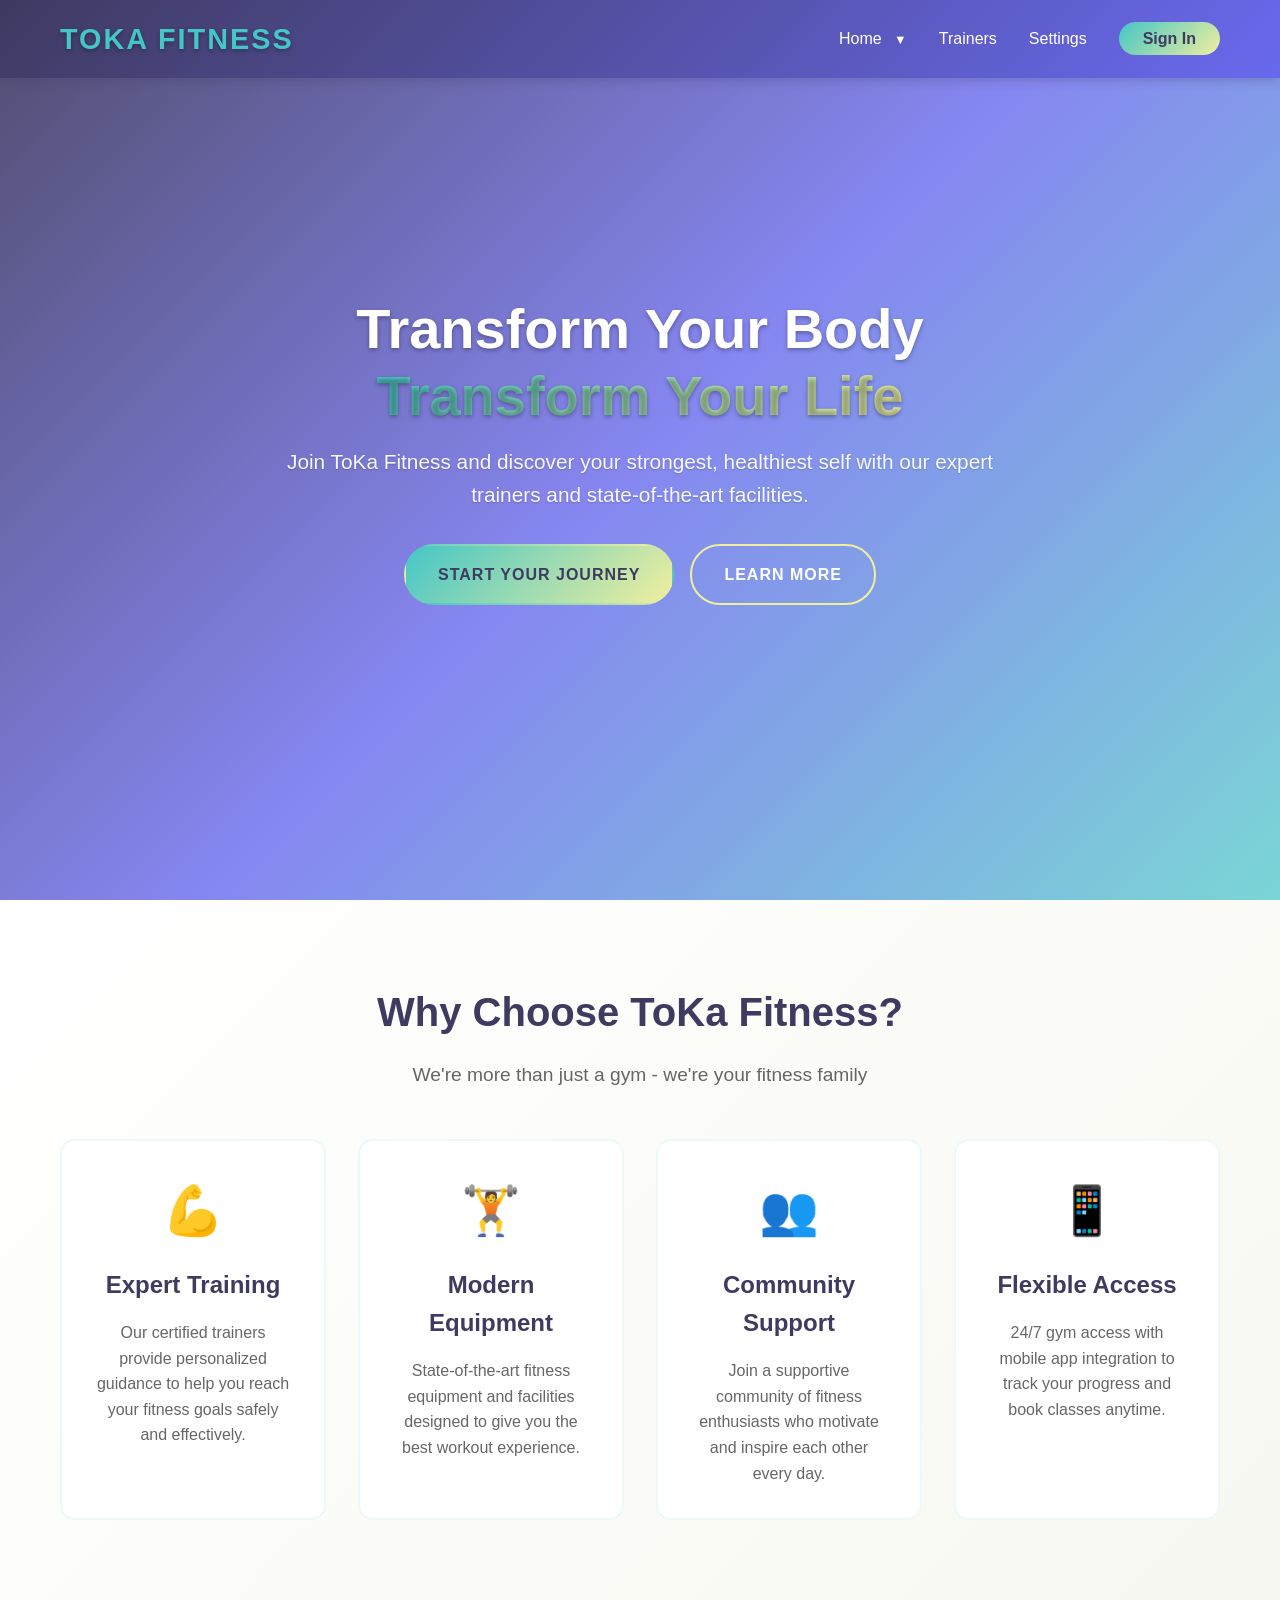
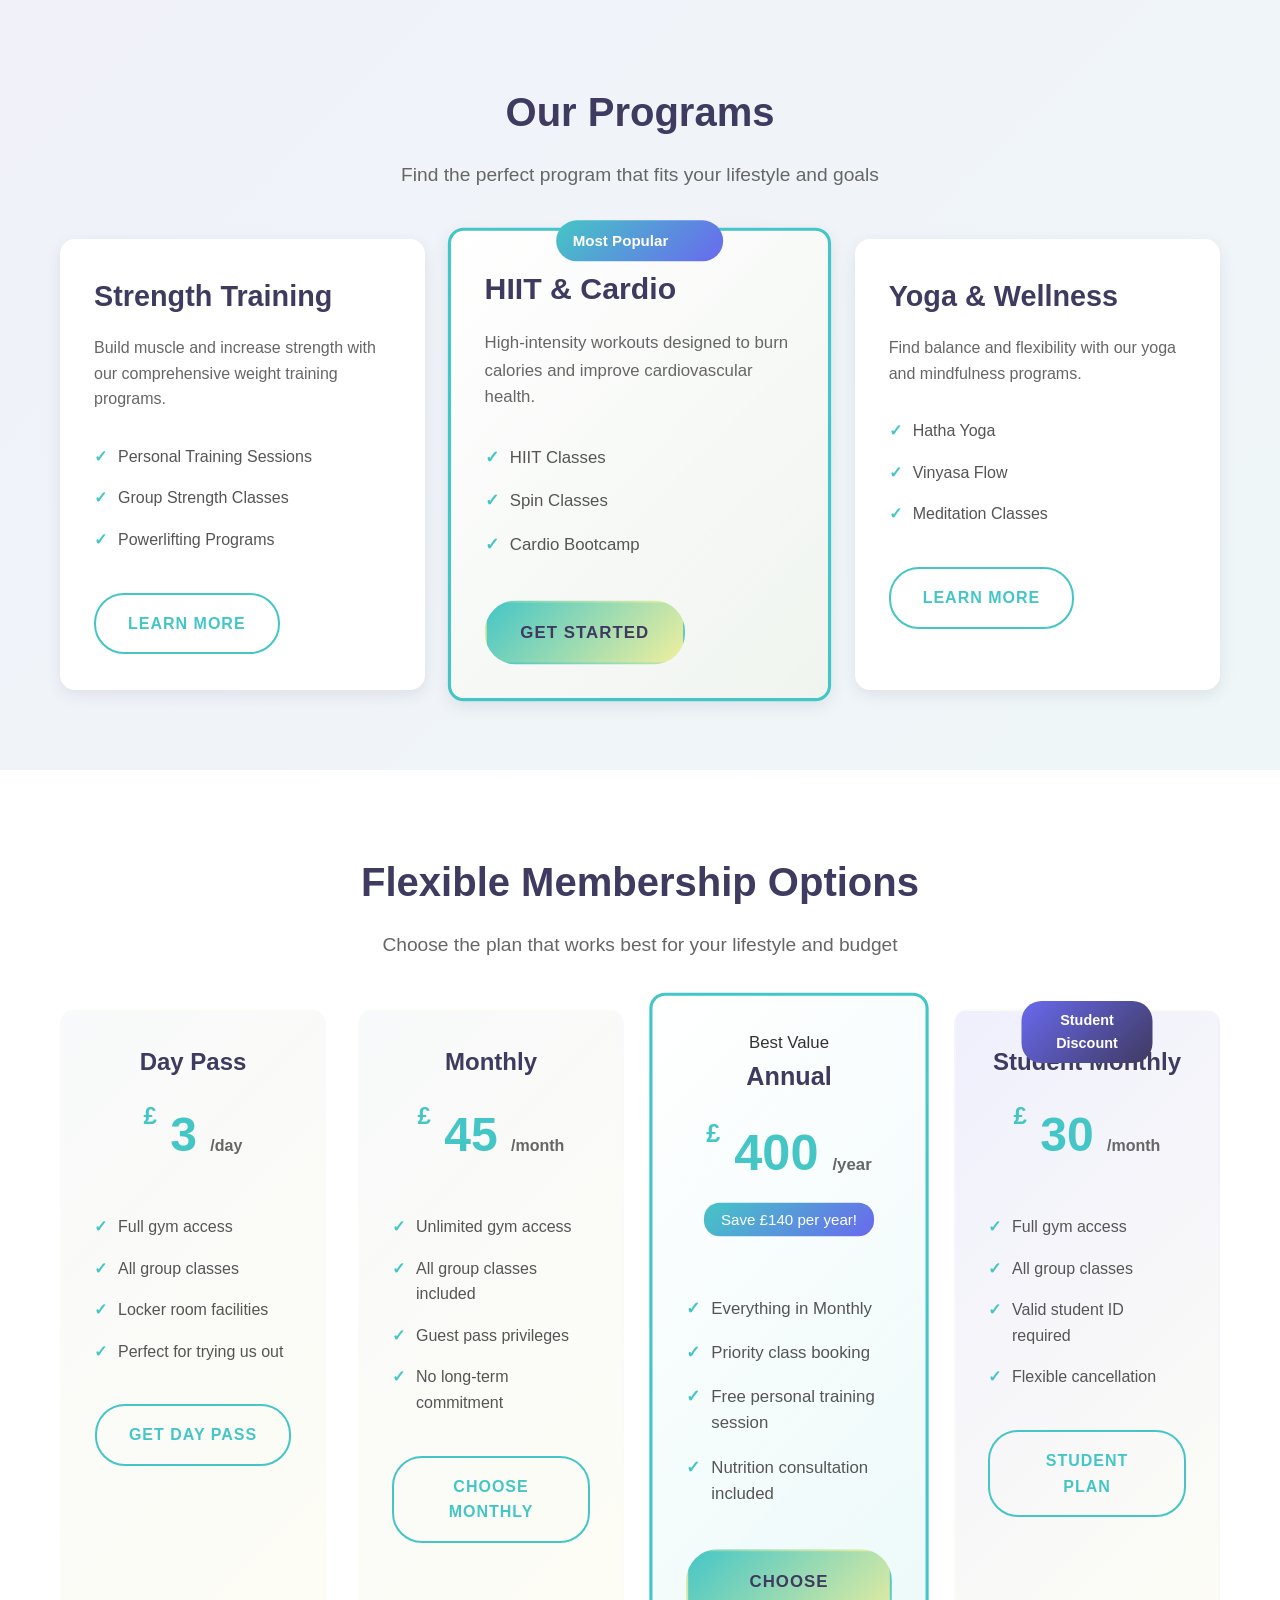
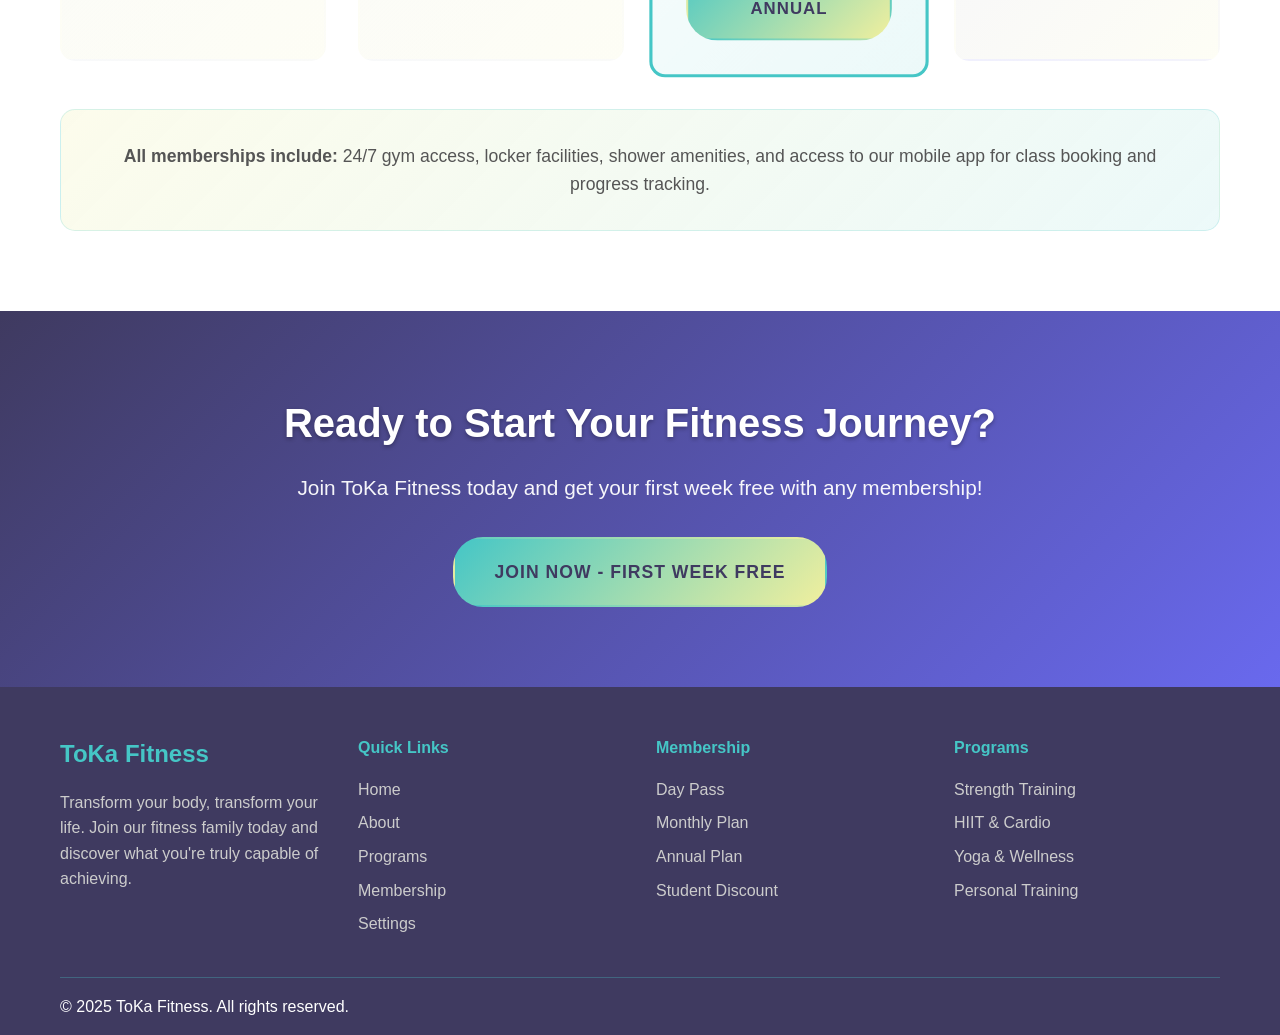
<file: ExampleRepo/index.html>
<!DOCTYPE html>
<html lang="en">
<head>
    <meta charset="UTF-8">
    <meta name="viewport" content="width=device-width, initial-scale=1.0">
    <title>ToKa Fitness - Transform Your Body, Transform Your Life</title>
    <link rel="stylesheet" href="styles/home.css">
</head>
<body>
   <nav class="navbar">
    <div class="nav-container">
        <div class="nav-logo">
            <h2>ToKa Fitness</h2>
        </div>
        <ul class="nav-menu">
            <li class="nav-item dropdown">
                <a href="index.html" class="nav-link dropdown-toggle">Home <span class="dropdown-arrow">▼</span></a>
                <ul class="dropdown-menu">
                    <li><a href="index.html#about" class="dropdown-link">About</a></li>
                    <li><a href="index.html#programs" class="dropdown-link">Programs</a></li>
                    <li><a href="index.html#membership" class="dropdown-link">Membership</a></li>
                </ul>
            </li>
            <li class="nav-item">
                <a href="pages/trainers.html" class="nav-link">Trainers</a>
            </li>
            <li class="nav-item">
                <a href="pages/settings.html" class="nav-link">Settings</a>
            </li>
            <li class="nav-item">
                <a href="pages/sign-in.html" class="nav-link sign-in-btn" id="authButton">Sign In</a>
            </li>
        </ul>
        <div class="hamburger">
            <span class="bar"></span>
            <span class="bar"></span>
            <span class="bar"></span>
        </div>
    </div>
</nav>

    <!-- Hero Section -->
    <section id="home" class="hero">
        <div class="hero-content">
            <h1 class="hero-title">Transform Your Body<br><span class="highlight">Transform Your Life</span></h1>
            <p class="hero-subtitle">Join ToKa Fitness and discover your strongest, healthiest self with our expert trainers and state-of-the-art facilities.</p>
            <div class="hero-buttons">
                <a href="#membership" class="btn btn-primary">Start Your Journey</a>
                <a href="#about" class="btn btn-secondary">Learn More</a>
            </div>
        </div>
    </section>

    <!-- About Section -->
    <section id="about" class="about">
        <div class="container">
            <div class="section-header">
                <h2>Why Choose ToKa Fitness?</h2>
                <p>We're more than just a gym - we're your fitness family</p>
            </div>
            <div class="features-grid">
                <div class="feature">
                    <div class="feature-icon">💪</div>
                    <h3>Expert Training</h3>
                    <p>Our certified trainers provide personalized guidance to help you reach your fitness goals safely and effectively.</p>
                </div>
                <div class="feature">
                    <div class="feature-icon">🏋️</div>
                    <h3>Modern Equipment</h3>
                    <p>State-of-the-art fitness equipment and facilities designed to give you the best workout experience.</p>
                </div>
                <div class="feature">
                    <div class="feature-icon">👥</div>
                    <h3>Community Support</h3>
                    <p>Join a supportive community of fitness enthusiasts who motivate and inspire each other every day.</p>
                </div>
                <div class="feature">
                    <div class="feature-icon">📱</div>
                    <h3>Flexible Access</h3>
                    <p>24/7 gym access with mobile app integration to track your progress and book classes anytime.</p>
                </div>
            </div>
        </div>
    </section>

    <!-- Programs Section -->
    <section id="programs" class="programs">
        <div class="container">
            <div class="section-header">
                <h2>Our Programs</h2>
                <p>Find the perfect program that fits your lifestyle and goals</p>
            </div>
            <div class="programs-grid">
                <div class="program-card">
                    <h3>Strength Training</h3>
                    <p>Build muscle and increase strength with our comprehensive weight training programs.</p>
                    <ul>
                        <li>Personal Training Sessions</li>
                        <li>Group Strength Classes</li>
                        <li>Powerlifting Programs</li>
                    </ul>
                    <a href="#membership" class="btn btn-outline">Learn More</a>
                </div>
                <div class="program-card featured">
                    <div class="featured-badge">Most Popular</div>
                    <h3>HIIT & Cardio</h3>
                    <p>High-intensity workouts designed to burn calories and improve cardiovascular health.</p>
                    <ul>
                        <li>HIIT Classes</li>
                        <li>Spin Classes</li>
                        <li>Cardio Bootcamp</li>
                    </ul>
                    <a href="#membership" class="btn btn-primary">Get Started</a>
                </div>
                <div class="program-card">
                    <h3>Yoga & Wellness</h3>
                    <p>Find balance and flexibility with our yoga and mindfulness programs.</p>
                    <ul>
                        <li>Hatha Yoga</li>
                        <li>Vinyasa Flow</li>
                        <li>Meditation Classes</li>
                    </ul>
                    <a href="#membership" class="btn btn-outline">Learn More</a>
                </div>
            </div>
        </div>
    </section>

    <!-- Membership Section -->
    <section id="membership" class="membership">
        <div class="container">
            <div class="section-header">
                <h2>Flexible Membership Options</h2>
                <p>Choose the plan that works best for your lifestyle and budget</p>
            </div>
            <div class="membership-grid">
                <div class="membership-card">
                    <h3>Day Pass</h3>
                    <div class="price">
                        <span class="currency">£</span>
                        <span class="amount">3</span>
                        <span class="period">/day</span>
                    </div>
                    <ul>
                        <li>Full gym access</li>
                        <li>All group classes</li>
                        <li>Locker room facilities</li>
                        <li>Perfect for trying us out</li>
                    </ul>
                    <a href="mailto:info@tokafitness.com" class="btn btn-outline">Get Day Pass</a>
                </div>
                <div class="membership-card">
                    <h3>Monthly</h3>
                    <div class="price">
                        <span class="currency">£</span>
                        <span class="amount">45</span>
                        <span class="period">/month</span>
                    </div>
                    <ul>
                        <li>Unlimited gym access</li>
                        <li>All group classes included</li>
                        <li>Guest pass privileges</li>
                        <li>No long-term commitment</li>
                    </ul>
                    <a href="mailto:info@tokafitness.com" class="btn btn-outline">Choose Monthly</a>
                </div>
                <div class="membership-card featured">
                    <div class="membership-badge">Best Value</div>
                    <h3>Annual</h3>
                    <div class="price">
                        <span class="currency">£</span>
                        <span class="amount">400</span>
                        <span class="period">/year</span>
                    </div>
                    <div class="savings">Save £140 per year!</div>
                    <ul>
                        <li>Everything in Monthly</li>
                        <li>Priority class booking</li>
                        <li>Free personal training session</li>
                        <li>Nutrition consultation included</li>
                    </ul>
                    <a href="mailto:info@tokafitness.com" class="btn btn-primary">Choose Annual</a>
                </div>
                <div class="membership-card student">
                    <div class="student-badge">Student Discount</div>
                    <h3>Student Monthly</h3>
                    <div class="price">
                        <span class="currency">£</span>
                        <span class="amount">30</span>
                        <span class="period">/month</span>
                    </div>
                    <ul>
                        <li>Full gym access</li>
                        <li>All group classes</li>
                        <li>Valid student ID required</li>
                        <li>Flexible cancellation</li>
                    </ul>
                    <a href="mailto:info@tokafitness.com" class="btn btn-outline">Student Plan</a>
                </div>
            </div>
            <div class="membership-note">
                <p><strong>All memberships include:</strong> 24/7 gym access, locker facilities, shower amenities, and access to our mobile app for class booking and progress tracking.</p>
            </div>
        </div>
    </section>

    <!-- CTA Section -->
    <section class="cta">
        <div class="container">
            <div class="cta-content">
                <h2>Ready to Start Your Fitness Journey?</h2>
                <p>Join ToKa Fitness today and get your first week free with any membership!</p>
                <a href="mailto:info@tokafitness.com" class="btn btn-primary btn-large">Join Now - First Week Free</a>
            </div>
        </div>
    </section>

    <!-- Footer -->
    <footer class="footer">
        <div class="container">
            <div class="footer-content">
                <div class="footer-section">
                    <h3>ToKa Fitness</h3>
                    <p>Transform your body, transform your life. Join our fitness family today and discover what you're truly capable of achieving.</p>
                </div>
                <div class="footer-section">
                    <h4>Quick Links</h4>
                    <ul>
                        <li><a href="#home">Home</a></li>
                        <li><a href="#about">About</a></li>
                        <li><a href="#programs">Programs</a></li>
                        <li><a href="#membership">Membership</a></li>
                        <li><a href="pages/settings.html">Settings</a></li>
                    </ul>
                </div>
                <div class="footer-section">
                    <h4>Membership</h4>
                    <ul>
                        <li><a href="#membership">Day Pass</a></li>
                        <li><a href="#membership">Monthly Plan</a></li>
                        <li><a href="#membership">Annual Plan</a></li>
                        <li><a href="#membership">Student Discount</a></li>
                    </ul>
                </div>
                <div class="footer-section">
                    <h4>Programs</h4>
                    <ul>
                        <li><a href="#programs">Strength Training</a></li>
                        <li><a href="#programs">HIIT & Cardio</a></li>
                        <li><a href="#programs">Yoga & Wellness</a></li>
                        <li><a href="mailto:info@tokafitness.com">Personal Training</a></li>
                    </ul>
                </div>
            </div>
            <div class="footer-bottom">
                <p>&copy; 2025 ToKa Fitness. All rights reserved.</p>
            </div>
        </div>
    </footer>

    <script>
        // Load saved settings when page loads
        document.addEventListener('DOMContentLoaded', function() {
            loadSavedSettings();

            // Add hamburger menu functionality
            const hamburger = document.querySelector('.hamburger');
            if (hamburger) {
                hamburger.addEventListener('click', toggleMobileMenu);
            }
        });

        // Load saved settings from localStorage
        function loadSavedSettings() {
            // Load dark mode setting
            const isDarkMode = localStorage.getItem('darkMode') === 'true';
            if (isDarkMode) {
                document.body.classList.add('dark-mode');
            }

            // Load font size setting
            const savedFontSize = localStorage.getItem('fontSize') || 'medium';
            document.body.className = document.body.className.replace(/font-(small|medium|large)/g, '');
            document.body.classList.add(`font-${savedFontSize}`);
        }

        // Mobile menu toggle
        function toggleMobileMenu() {
            const navMenu = document.querySelector('.nav-menu');
            const hamburger = document.querySelector('.hamburger');

            navMenu.classList.toggle('active');
            hamburger.classList.toggle('active');
        }
    </script>
</body>
</html>
</file>
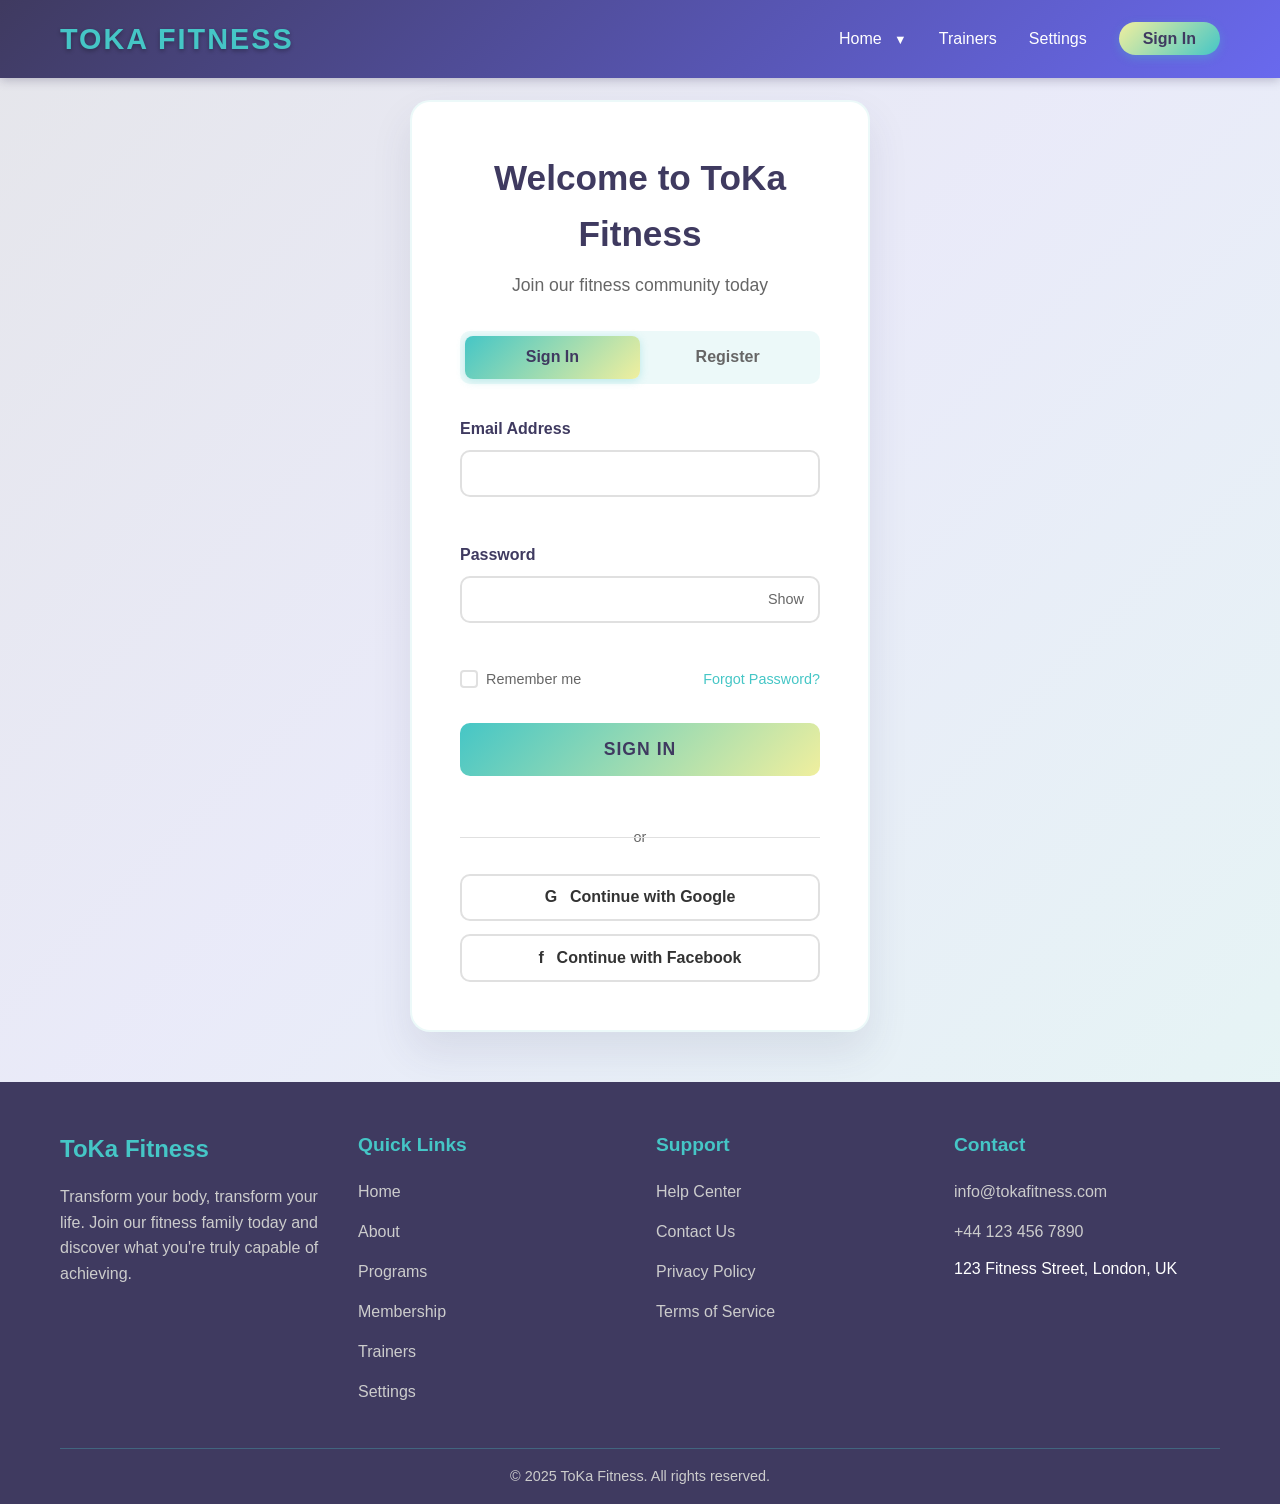
<file: ExampleRepo/pages/sign-in.html>
<!DOCTYPE html>
<html lang="en">

<head>
    <meta charset="UTF-8">
    <meta name="viewport" content="width=device-width, initial-scale=1.0">
    <title>Sign In - ToKa Fitness</title>
    <link rel="stylesheet" href="../styles/sign-in.css">
</head>
<body>
    <nav class="navbar">
        <div class="nav-container">
            <div class="nav-logo">
                <h2>ToKa Fitness</h2>
            </div>
            <ul class="nav-menu">
                <li class="nav-item dropdown">
                    <a href="../index.html" class="nav-link dropdown-toggle">Home <span class="dropdown-arrow">▼</span></a>
                    <ul class="dropdown-menu">
                        <li><a href="../index.html#about" class="dropdown-link">About</a></li>
                        <li><a href="../index.html#programs" class="dropdown-link">Programs</a></li>
                        <li><a href="../index.html#membership" class="dropdown-link">Membership</a></li>
                    </ul>
                </li>
                <li class="nav-item">
                    <a href="trainers.html" class="nav-link">Trainers</a>
                </li>
                <li class="nav-item">
                    <a href="settings.html" class="nav-link">Settings</a>
                </li>
                <li class="nav-item">
                    <a href="sign-in.html" class="nav-link sign-in-btn active">Sign In</a>
                </li>
            </ul>
            <div class="hamburger">
                <span class="bar"></span>
                <span class="bar"></span>
                <span class="bar"></span>
            </div>
        </div>
    </nav>

    <!-- Main Content -->
    <main class="auth-main">
        <div class="auth-container">
            <div class="auth-card">
                <div class="auth-header">
                    <h1>Welcome to ToKa Fitness</h1>
                    <p>Join our fitness community today</p>
                </div>

                <!-- Tab Navigation -->
                <div class="auth-tabs">
                    <button class="tab-btn active" data-tab="signin">Sign In</button>
                    <button class="tab-btn" data-tab="register">Register</button>
                </div>

                <!-- Sign In Form -->
                <div class="auth-form-container" id="signin-form">
                    <form class="auth-form" id="signinForm">
                        <div class="form-group">
                            <label for="signin-email">Email Address</label>
                            <input type="email" id="signin-email" name="email" required>
                            <span class="error-message" id="signin-email-error"></span>
                        </div>

                        <div class="form-group">
                            <label for="signin-password">Password</label>
                            <div class="password-input">
                                <input type="password" id="signin-password" name="password" required>
                                <button type="button" class="password-toggle" data-target="signin-password">
                                    <span class="toggle-text">Show</span>
                                </button>
                            </div>
                            <span class="error-message" id="signin-password-error"></span>
                        </div>

                        <div class="form-options">
                            <label class="checkbox-container">
                                <input type="checkbox" id="remember-me">
                                <span class="checkmark"></span>
                                Remember me
                            </label>
                            <a href="#" class="forgot-password">Forgot Password?</a>
                        </div>

                        <button type="submit" class="auth-btn">Sign In</button>

                        <div class="auth-divider">
                            <span>or</span>
                        </div>

                        <div class="social-auth">
                            <button type="button" class="social-btn google-btn">
                                <span class="social-icon">G</span>
                                Continue with Google
                            </button>
                            <button type="button" class="social-btn facebook-btn">
                                <span class="social-icon">f</span>
                                Continue with Facebook
                            </button>
                        </div>
                    </form>
                </div>

                <!-- Register Form -->
                <div class="auth-form-container hidden" id="register-form">
                    <form class="auth-form" id="registerForm">
                        <div class="form-row">
                            <div class="form-group">
                                <label for="register-firstname">First Name</label>
                                <input type="text" id="register-firstname" name="firstname" required>
                                <span class="error-message" id="register-firstname-error"></span>
                            </div>
                            <div class="form-group">
                                <label for="register-lastname">Last Name</label>
                                <input type="text" id="register-lastname" name="lastname" required>
                                <span class="error-message" id="register-lastname-error"></span>
                            </div>
                        </div>

                        <div class="form-group">
                            <label for="register-email">Email Address</label>
                            <input type="email" id="register-email" name="email" required>
                            <span class="error-message" id="register-email-error"></span>
                        </div>

                        <div class="form-group">
                            <label for="register-phone">Phone Number</label>
                            <input type="tel" id="register-phone" name="phone" required>
                            <span class="error-message" id="register-phone-error"></span>
                        </div>

                        <div class="form-group">
                            <label for="register-password">Password</label>
                            <div class="password-input">
                                <input type="password" id="register-password" name="password" required>
                                <button type="button" class="password-toggle" data-target="register-password">
                                    <span class="toggle-text">Show</span>
                                </button>
                            </div>
                            <div class="password-strength" id="password-strength">
                                <div class="strength-bar">
                                    <div class="strength-fill"></div>
                                </div>
                                <span class="strength-text">Password strength</span>
                            </div>
                            <span class="error-message" id="register-password-error"></span>
                        </div>

                        <div class="form-group">
                            <label for="register-confirm-password">Confirm Password</label>
                            <div class="password-input">
                                <input type="password" id="register-confirm-password" name="confirmPassword" required>
                                <button type="button" class="password-toggle" data-target="register-confirm-password">
                                    <span class="toggle-text">Show</span>
                                </button>
                            </div>
                            <span class="error-message" id="register-confirm-password-error"></span>
                        </div>

                        <div class="form-group">
                            <label for="membership-type">Preferred Membership</label>
                            <select id="membership-type" name="membershipType" required>
                                <option value="">Select a membership</option>
                                <option value="day-pass">Day Pass (£3/day)</option>
                                <option value="monthly">Monthly (£45/month)</option>
                                <option value="annual">Annual (£400/year)</option>
                                <option value="student">Student (£30/month)</option>
                            </select>
                            <span class="error-message" id="membership-type-error"></span>
                        </div>

                        <div class="form-options">
                            <label class="checkbox-container">
                                <input type="checkbox" id="terms-agreement" required>
                                <span class="checkmark"></span>
                                I agree to the <a href="#" class="terms-link">Terms & Conditions</a>
                            </label>
                            <label class="checkbox-container">
                                <input type="checkbox" id="newsletter-signup">
                                <span class="checkmark"></span>
                                Subscribe to our newsletter
                            </label>
                        </div>

                        <button type="submit" class="auth-btn">Create Account</button>

                        <div class="auth-divider">
                            <span>or</span>
                        </div>

                        <div class="social-auth">
                            <button type="button" class="social-btn google-btn">
                                <span class="social-icon">G</span>
                                Sign up with Google
                            </button>
                            <button type="button" class="social-btn facebook-btn">
                                <span class="social-icon">f</span>
                                Sign up with Facebook
                            </button>
                        </div>
                    </form>
                </div>
            </div>
        </div>
    </main>

    <!-- Success Modal -->
    <div class="modal-overlay" id="success-modal">
        <div class="modal">
            <div class="modal-header">
                <h3 id="modal-title">Welcome to ToKa Fitness!</h3>
                <button class="modal-close" id="modal-close">&times;</button>
            </div>
            <div class="modal-body">
                <div class="success-icon">✓</div>
                <p id="modal-message">You have successfully signed in. Redirecting to your dashboard...</p>
            </div>
        </div>
    </div>

    <!-- Footer -->
    <footer class="footer">
        <div class="container">
            <div class="footer-content">
                <div class="footer-section">
                    <h3>ToKa Fitness</h3>
                    <p>Transform your body, transform your life. Join our fitness family today and discover what you're truly capable of achieving.</p>
                </div>
                <div class="footer-section">
                    <h4>Quick Links</h4>
                    <ul>
                        <li><a href="../index.html">Home</a></li>
                        <li><a href="../index.html#about">About</a></li>
                        <li><a href="../index.html#programs">Programs</a></li>
                        <li><a href="../index.html#membership">Membership</a></li>
                        <li><a href="trainers.html">Trainers</a></li>
                        <li><a href="settings.html">Settings</a></li>
                    </ul>
                </div>
                <div class="footer-section">
                    <h4>Support</h4>
                    <ul>
                        <li><a href="#">Help Center</a></li>
                        <li><a href="#">Contact Us</a></li>
                        <li><a href="#">Privacy Policy</a></li>
                        <li><a href="#">Terms of Service</a></li>
                    </ul>
                </div>
                <div class="footer-section">
                    <h4>Contact</h4>
                    <ul>
                        <li><a href="mailto:info@tokafitness.com">info@tokafitness.com</a></li>
                        <li><a href="tel:+441234567890">+44 123 456 7890</a></li>
                        <li>123 Fitness Street, London, UK</li>
                    </ul>
                </div>
            </div>
            <div class="footer-bottom">
                <p>&copy; 2025 ToKa Fitness. All rights reserved.</p>
            </div>
        </div>
    </footer>

    <script src="../scripts/sign-in.js"></script>
</body>
</html>
</file>
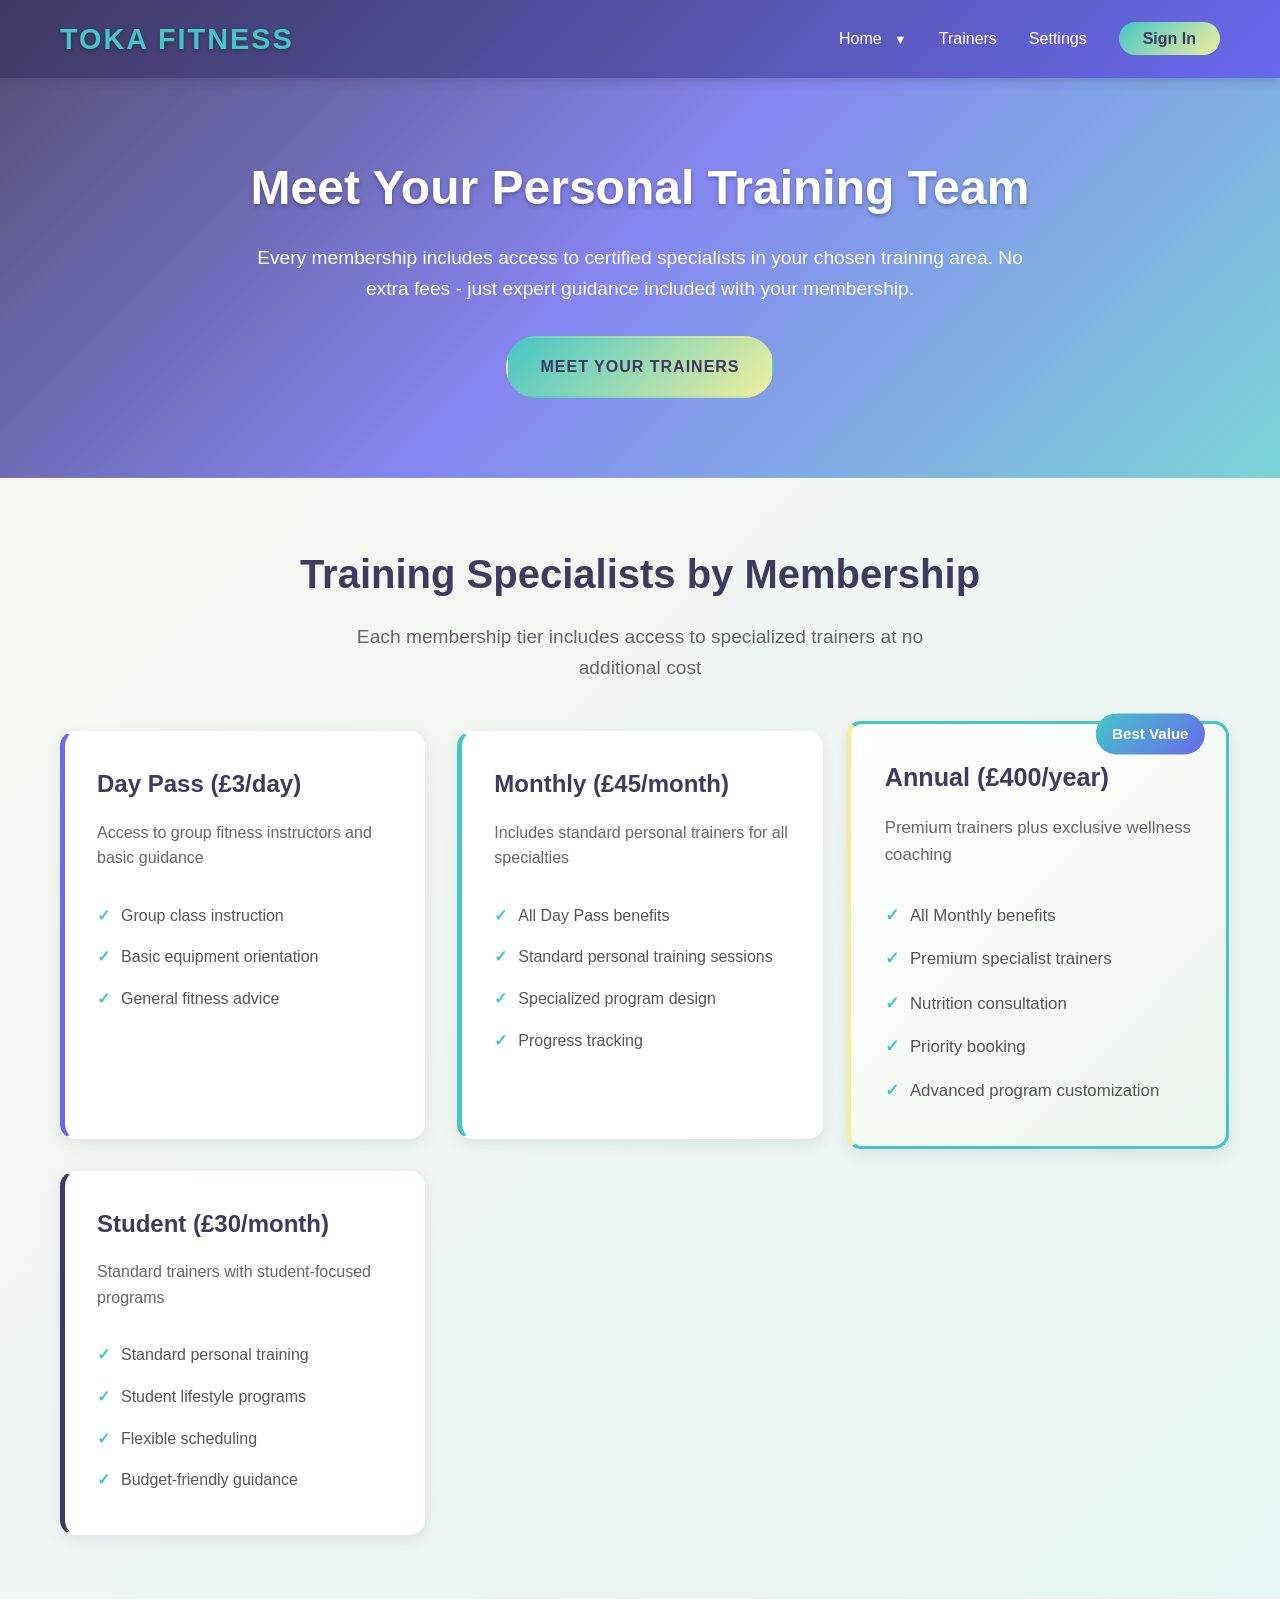
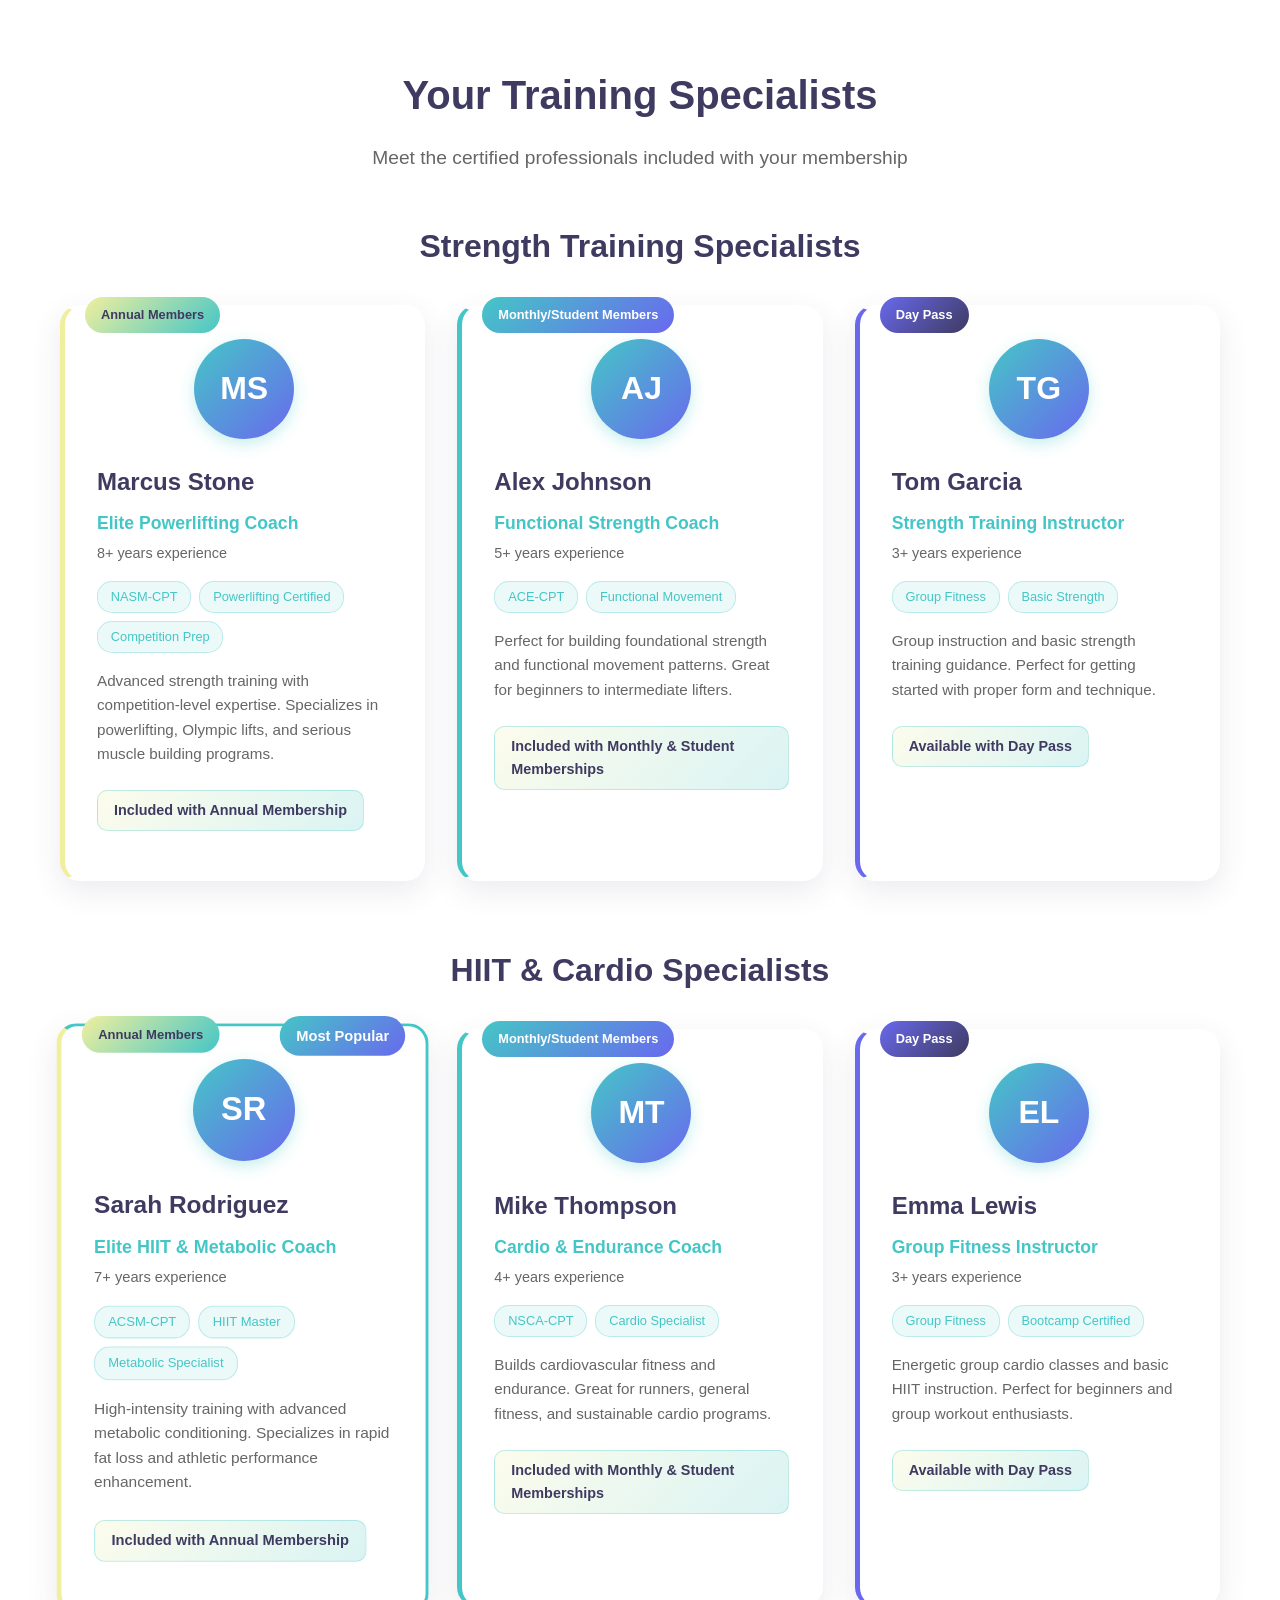
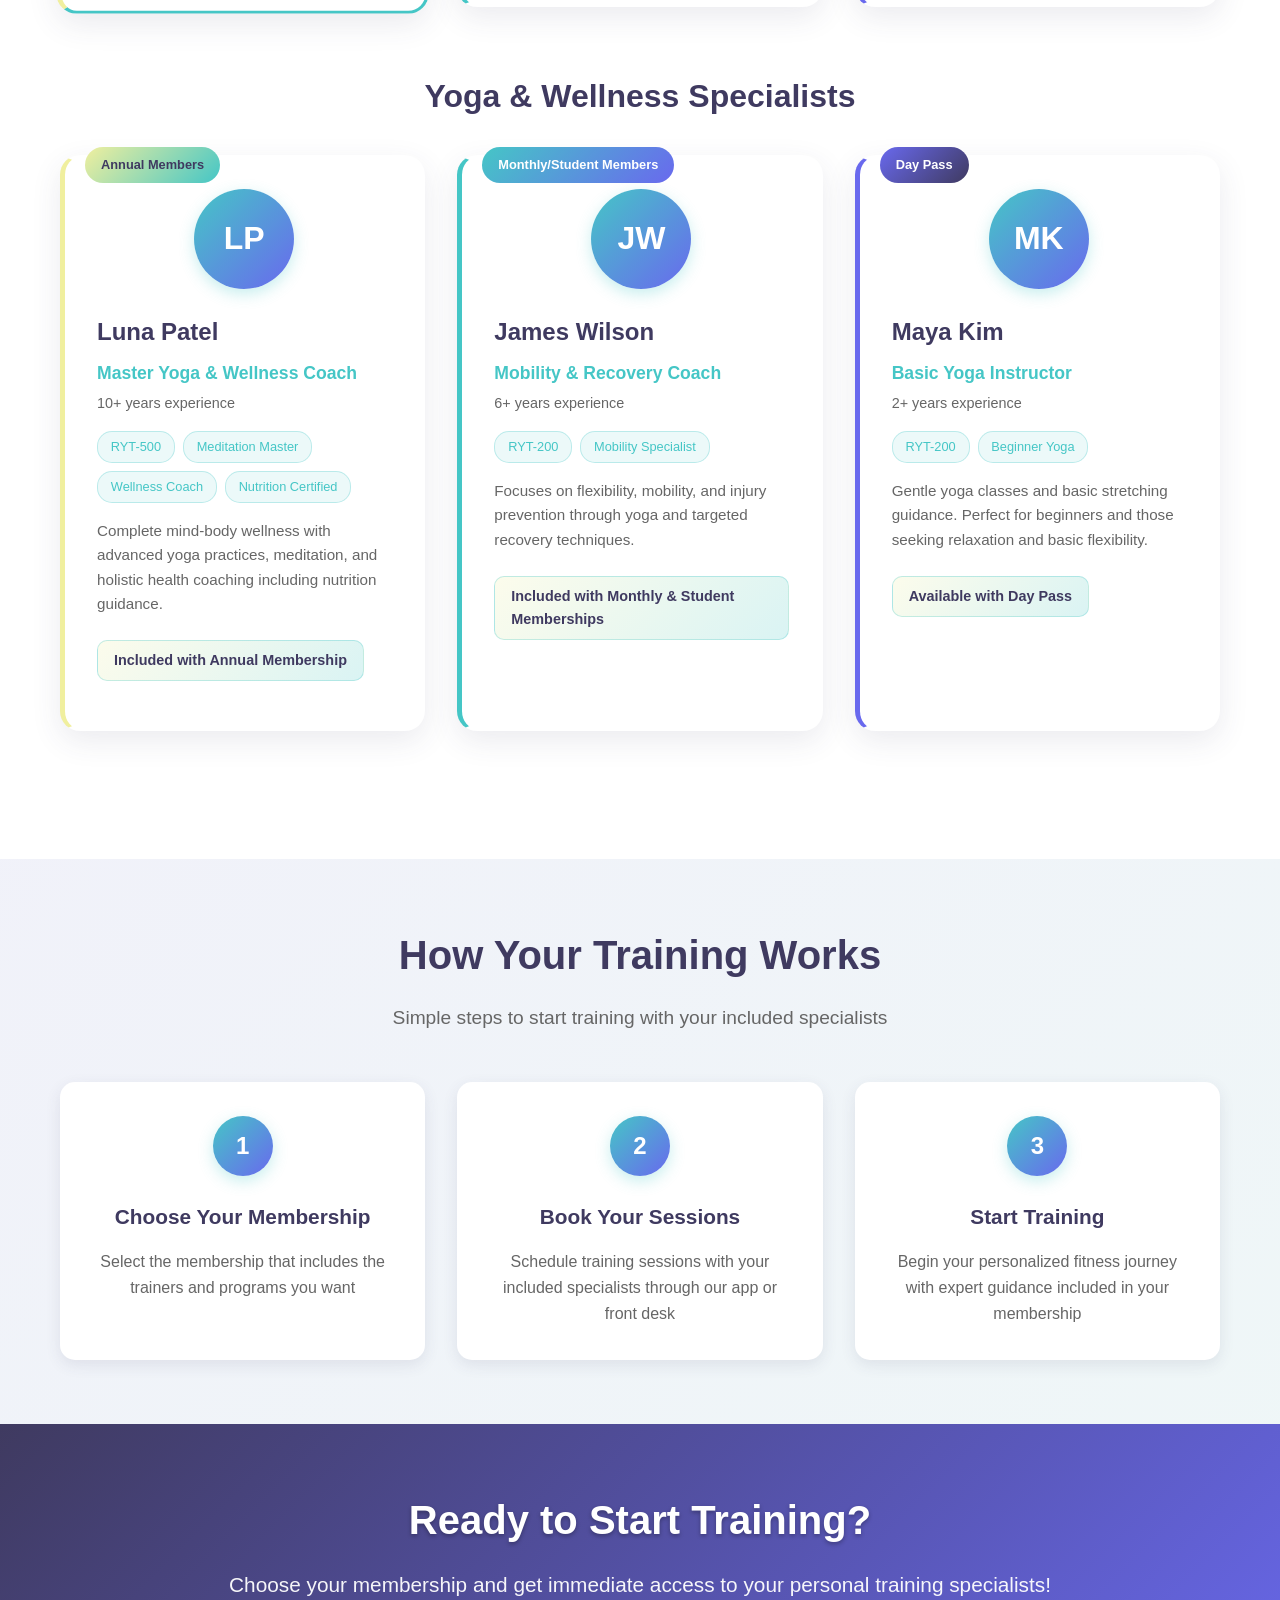
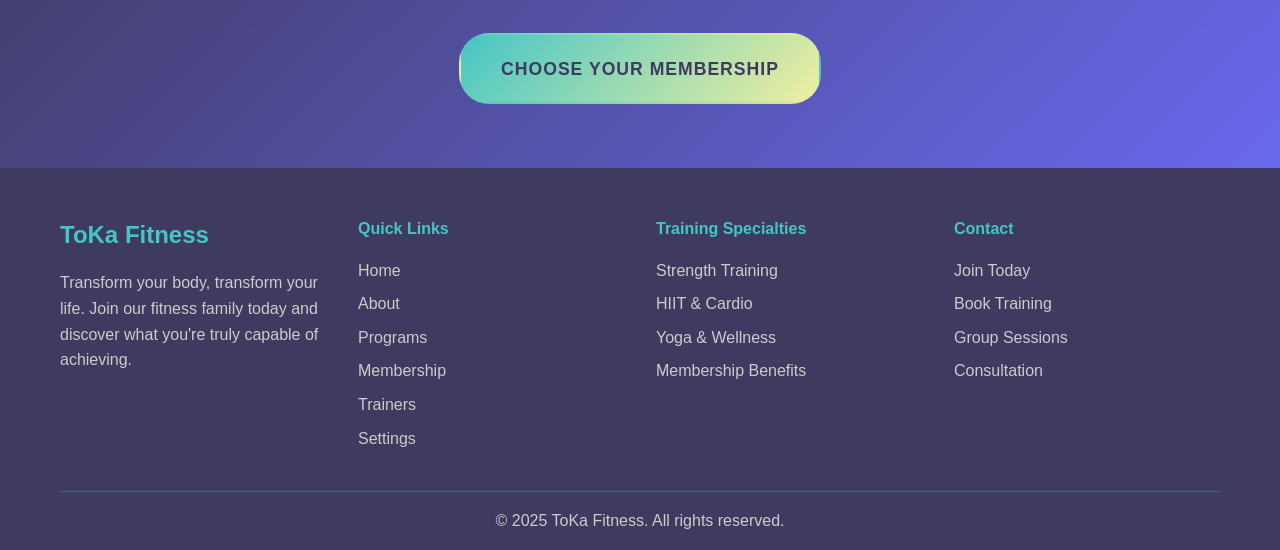
<file: ExampleRepo/pages/trainers.html>
<!DOCTYPE html>
<html lang="en">
<head>
    <meta charset="UTF-8">
    <meta name="viewport" content="width=device-width, initial-scale=1.0">
    <title>Personal Trainers - ToKa Fitness</title>
    <link rel="stylesheet" href="../styles/trainers.css">
</head>
<body>
    <nav class="navbar">
        <div class="nav-container">
            <div class="nav-logo">
                <h2>ToKa Fitness</h2>
            </div>
            <ul class="nav-menu">
                <li class="nav-item dropdown">
                    <a href="../index.html" class="nav-link dropdown-toggle">Home <span class="dropdown-arrow">▼</span></a>
                    <ul class="dropdown-menu">
                        <li><a href="../index.html#about" class="dropdown-link">About</a></li>
                        <li><a href="../index.html#programs" class="dropdown-link">Programs</a></li>
                        <li><a href="../index.html#membership" class="dropdown-link">Membership</a></li>
                    </ul>
                </li>
                <li class="nav-item">
                    <a href="trainers.html" class="nav-link active">Trainers</a>
                </li>
                <li class="nav-item">
                    <a href="settings.html" class="nav-link">Settings</a>
                </li>
                <li class="nav-item">
                    <a href="sign-in.html" class="nav-link sign-in-btn" id="authButton">Sign In</a>
                </li>
            </ul>
            <div class="hamburger">
                <span class="bar"></span>
                <span class="bar"></span>
                <span class="bar"></span>
            </div>
        </div>
    </nav>

    <!-- Hero Section -->
    <section class="trainers-hero">
        <div class="container">
            <div class="hero-content">
                <h1>Meet Your Personal Training Team</h1>
                <p>Every membership includes access to certified specialists in your chosen training area. No extra fees - just expert guidance included with your membership.</p>
                <a href="#trainers" class="btn btn-primary">Meet Your Trainers</a>
            </div>
        </div>
    </section>

    <!-- Membership Benefits Overview -->
    <section class="membership-benefits">
        <div class="container">
            <div class="section-header">
                <h2>Training Specialists by Membership</h2>
                <p>Each membership tier includes access to specialized trainers at no additional cost</p>
            </div>
            <div class="benefits-grid">
                <div class="benefit-card day-pass">
                    <h3>Day Pass (£3/day)</h3>
                    <p>Access to group fitness instructors and basic guidance</p>
                    <ul>
                        <li>Group class instruction</li>
                        <li>Basic equipment orientation</li>
                        <li>General fitness advice</li>
                    </ul>
                </div>
                <div class="benefit-card monthly">
                    <h3>Monthly (£45/month)</h3>
                    <p>Includes standard personal trainers for all specialties</p>
                    <ul>
                        <li>All Day Pass benefits</li>
                        <li>Standard personal training sessions</li>
                        <li>Specialized program design</li>
                        <li>Progress tracking</li>
                    </ul>
                </div>
                <div class="benefit-card annual featured">
                    <div class="featured-badge">Best Value</div>
                    <h3>Annual (£400/year)</h3>
                    <p>Premium trainers plus exclusive wellness coaching</p>
                    <ul>
                        <li>All Monthly benefits</li>
                        <li>Premium specialist trainers</li>
                        <li>Nutrition consultation</li>
                        <li>Priority booking</li>
                        <li>Advanced program customization</li>
                    </ul>
                </div>
                <div class="benefit-card student">
                    <h3>Student (£30/month)</h3>
                    <p>Standard trainers with student-focused programs</p>
                    <ul>
                        <li>Standard personal training</li>
                        <li>Student lifestyle programs</li>
                        <li>Flexible scheduling</li>
                        <li>Budget-friendly guidance</li>
                    </ul>
                </div>
            </div>
        </div>
    </section>

    <!-- Trainers Section -->
    <section id="trainers" class="trainers-section">
        <div class="container">
            <div class="section-header">
                <h2>Your Training Specialists</h2>
                <p>Meet the certified professionals included with your membership</p>
            </div>

            <!-- Strength Training Specialists -->
            <div class="specialty-section">
                <h3 class="specialty-title">Strength Training Specialists</h3>
                <div class="trainers-grid">
                    <div class="trainer-card annual-premium">
                        <div class="membership-badge annual">Annual Members</div>
                        <div class="trainer-image">
                            <div class="image-placeholder">MS</div>
                        </div>
                        <div class="trainer-info">
                            <h4>Marcus Stone</h4>
                            <p class="trainer-specialty">Elite Powerlifting Coach</p>
                            <p class="trainer-experience">8+ years experience</p>
                            <div class="trainer-credentials">
                                <span class="credential">NASM-CPT</span>
                                <span class="credential">Powerlifting Certified</span>
                                <span class="credential">Competition Prep</span>
                            </div>
                            <p class="trainer-description">Advanced strength training with competition-level expertise. Specializes in powerlifting, Olympic lifts, and serious muscle building programs.</p>
                            <div class="trainer-access">
                                <span class="access-info">Included with Annual Membership</span>
                            </div>
                        </div>
                    </div>

                    <div class="trainer-card monthly-standard">
                        <div class="membership-badge monthly">Monthly/Student Members</div>
                        <div class="trainer-image">
                            <div class="image-placeholder">AJ</div>
                        </div>
                        <div class="trainer-info">
                            <h4>Alex Johnson</h4>
                            <p class="trainer-specialty">Functional Strength Coach</p>
                            <p class="trainer-experience">5+ years experience</p>
                            <div class="trainer-credentials">
                                <span class="credential">ACE-CPT</span>
                                <span class="credential">Functional Movement</span>
                            </div>
                            <p class="trainer-description">Perfect for building foundational strength and functional movement patterns. Great for beginners to intermediate lifters.</p>
                            <div class="trainer-access">
                                <span class="access-info">Included with Monthly & Student Memberships</span>
                            </div>
                        </div>
                    </div>

                    <div class="trainer-card day-basic">
                        <div class="membership-badge day">Day Pass</div>
                        <div class="trainer-image">
                            <div class="image-placeholder">TG</div>
                        </div>
                        <div class="trainer-info">
                            <h4>Tom Garcia</h4>
                            <p class="trainer-specialty">Strength Training Instructor</p>
                            <p class="trainer-experience">3+ years experience</p>
                            <div class="trainer-credentials">
                                <span class="credential">Group Fitness</span>
                                <span class="credential">Basic Strength</span>
                            </div>
                            <p class="trainer-description">Group instruction and basic strength training guidance. Perfect for getting started with proper form and technique.</p>
                            <div class="trainer-access">
                                <span class="access-info">Available with Day Pass</span>
                            </div>
                        </div>
                    </div>
                </div>
            </div>

            <!-- HIIT & Cardio Specialists -->
            <div class="specialty-section">
                <h3 class="specialty-title">HIIT & Cardio Specialists</h3>
                <div class="trainers-grid">
                    <div class="trainer-card annual-premium featured">
                        <div class="featured-badge">Most Popular</div>
                        <div class="membership-badge annual">Annual Members</div>
                        <div class="trainer-image">
                            <div class="image-placeholder">SR</div>
                        </div>
                        <div class="trainer-info">
                            <h4>Sarah Rodriguez</h4>
                            <p class="trainer-specialty">Elite HIIT & Metabolic Coach</p>
                            <p class="trainer-experience">7+ years experience</p>
                            <div class="trainer-credentials">
                                <span class="credential">ACSM-CPT</span>
                                <span class="credential">HIIT Master</span>
                                <span class="credential">Metabolic Specialist</span>
                            </div>
                            <p class="trainer-description">High-intensity training with advanced metabolic conditioning. Specializes in rapid fat loss and athletic performance enhancement.</p>
                            <div class="trainer-access">
                                <span class="access-info">Included with Annual Membership</span>
                            </div>
                        </div>
                    </div>

                    <div class="trainer-card monthly-standard">
                        <div class="membership-badge monthly">Monthly/Student Members</div>
                        <div class="trainer-image">
                            <div class="image-placeholder">MT</div>
                        </div>
                        <div class="trainer-info">
                            <h4>Mike Thompson</h4>
                            <p class="trainer-specialty">Cardio & Endurance Coach</p>
                            <p class="trainer-experience">4+ years experience</p>
                            <div class="trainer-credentials">
                                <span class="credential">NSCA-CPT</span>
                                <span class="credential">Cardio Specialist</span>
                            </div>
                            <p class="trainer-description">Builds cardiovascular fitness and endurance. Great for runners, general fitness, and sustainable cardio programs.</p>
                            <div class="trainer-access">
                                <span class="access-info">Included with Monthly & Student Memberships</span>
                            </div>
                        </div>
                    </div>

                    <div class="trainer-card day-basic">
                        <div class="membership-badge day">Day Pass</div>
                        <div class="trainer-image">
                            <div class="image-placeholder">EL</div>
                        </div>
                        <div class="trainer-info">
                            <h4>Emma Lewis</h4>
                            <p class="trainer-specialty">Group Fitness Instructor</p>
                            <p class="trainer-experience">3+ years experience</p>
                            <div class="trainer-credentials">
                                <span class="credential">Group Fitness</span>
                                <span class="credential">Bootcamp Certified</span>
                            </div>
                            <p class="trainer-description">Energetic group cardio classes and basic HIIT instruction. Perfect for beginners and group workout enthusiasts.</p>
                            <div class="trainer-access">
                                <span class="access-info">Available with Day Pass</span>
                            </div>
                        </div>
                    </div>
                </div>
            </div>

            <!-- Yoga & Wellness Specialists -->
            <div class="specialty-section">
                <h3 class="specialty-title">Yoga & Wellness Specialists</h3>
                <div class="trainers-grid">
                    <div class="trainer-card annual-premium">
                        <div class="membership-badge annual">Annual Members</div>
                        <div class="trainer-image">
                            <div class="image-placeholder">LP</div>
                        </div>
                        <div class="trainer-info">
                            <h4>Luna Patel</h4>
                            <p class="trainer-specialty">Master Yoga & Wellness Coach</p>
                            <p class="trainer-experience">10+ years experience</p>
                            <div class="trainer-credentials">
                                <span class="credential">RYT-500</span>
                                <span class="credential">Meditation Master</span>
                                <span class="credential">Wellness Coach</span>
                                <span class="credential">Nutrition Certified</span>
                            </div>
                            <p class="trainer-description">Complete mind-body wellness with advanced yoga practices, meditation, and holistic health coaching including nutrition guidance.</p>
                            <div class="trainer-access">
                                <span class="access-info">Included with Annual Membership</span>
                            </div>
                        </div>
                    </div>

                    <div class="trainer-card monthly-standard">
                        <div class="membership-badge monthly">Monthly/Student Members</div>
                        <div class="trainer-image">
                            <div class="image-placeholder">JW</div>
                        </div>
                        <div class="trainer-info">
                            <h4>James Wilson</h4>
                            <p class="trainer-specialty">Mobility & Recovery Coach</p>
                            <p class="trainer-experience">6+ years experience</p>
                            <div class="trainer-credentials">
                                <span class="credential">RYT-200</span>
                                <span class="credential">Mobility Specialist</span>
                            </div>
                            <p class="trainer-description">Focuses on flexibility, mobility, and injury prevention through yoga and targeted recovery techniques.</p>
                            <div class="trainer-access">
                                <span class="access-info">Included with Monthly & Student Memberships</span>
                            </div>
                        </div>
                    </div>

                    <div class="trainer-card day-basic">
                        <div class="membership-badge day">Day Pass</div>
                        <div class="trainer-image">
                            <div class="image-placeholder">MK</div>
                        </div>
                        <div class="trainer-info">
                            <h4>Maya Kim</h4>
                            <p class="trainer-specialty">Basic Yoga Instructor</p>
                            <p class="trainer-experience">2+ years experience</p>
                            <div class="trainer-credentials">
                                <span class="credential">RYT-200</span>
                                <span class="credential">Beginner Yoga</span>
                            </div>
                            <p class="trainer-description">Gentle yoga classes and basic stretching guidance. Perfect for beginners and those seeking relaxation and basic flexibility.</p>
                            <div class="trainer-access">
                                <span class="access-info">Available with Day Pass</span>
                            </div>
                        </div>
                    </div>
                </div>
            </div>
        </div>
    </section>

    <!-- How It Works -->
    <section class="how-it-works">
        <div class="container">
            <div class="section-header">
                <h2>How Your Training Works</h2>
                <p>Simple steps to start training with your included specialists</p>
            </div>
            <div class="steps-grid">
                <div class="step-card">
                    <div class="step-number">1</div>
                    <h3>Choose Your Membership</h3>
                    <p>Select the membership that includes the trainers and programs you want</p>
                </div>
                <div class="step-card">
                    <div class="step-number">2</div>
                    <h3>Book Your Sessions</h3>
                    <p>Schedule training sessions with your included specialists through our app or front desk</p>
                </div>
                <div class="step-card">
                    <div class="step-number">3</div>
                    <h3>Start Training</h3>
                    <p>Begin your personalized fitness journey with expert guidance included in your membership</p>
                </div>
            </div>
        </div>
    </section>

    <!-- CTA Section -->
    <section class="cta">
        <div class="container">
            <div class="cta-content">
                <h2>Ready to Start Training?</h2>
                <p>Choose your membership and get immediate access to your personal training specialists!</p>
                <a href="../index.html#membership" class="btn btn-primary btn-large">Choose Your Membership</a>
            </div>
        </div>
    </section>

    <!-- Footer -->
    <footer class="footer">
        <div class="container">
            <div class="footer-content">
                <div class="footer-section">
                    <h3>ToKa Fitness</h3>
                    <p>Transform your body, transform your life. Join our fitness family today and discover what you're truly capable of achieving.</p>
                </div>
                <div class="footer-section">
                    <h4>Quick Links</h4>
                    <ul>
                        <li><a href="../index.html">Home</a></li>
                        <li><a href="../index.html#about">About</a></li>
                        <li><a href="../index.html#programs">Programs</a></li>
                        <li><a href="../index.html#membership">Membership</a></li>
                        <li><a href="trainers.html">Trainers</a></li>
                        <li><a href="settings.html">Settings</a></li>
                    </ul>
                </div>
                <div class="footer-section">
                    <h4>Training Specialties</h4>
                    <ul>
                        <li><a href="#trainers">Strength Training</a></li>
                        <li><a href="#trainers">HIIT & Cardio</a></li>
                        <li><a href="#trainers">Yoga & Wellness</a></li>
                        <li><a href="../index.html#membership">Membership Benefits</a></li>
                    </ul>
                </div>
                <div class="footer-section">
                    <h4>Contact</h4>
                    <ul>
                        <li><a href="mailto:info@tokafitness.com">Join Today</a></li>
                        <li><a href="mailto:info@tokafitness.com">Book Training</a></li>
                        <li><a href="mailto:info@tokafitness.com">Group Sessions</a></li>
                        <li><a href="mailto:info@tokafitness.com">Consultation</a></li>
                    </ul>
                </div>
            </div>
            <div class="footer-bottom">
                <p>&copy; 2025 ToKa Fitness. All rights reserved.</p>
            </div>
        </div>
    </footer>

    <script>
        // Load saved settings when page loads
        document.addEventListener('DOMContentLoaded', function() {
            loadSavedSettings();

            // Add hamburger menu functionality
            const hamburger = document.querySelector('.hamburger');
            if (hamburger) {
                hamburger.addEventListener('click', toggleMobileMenu);
            }
        });

        // Load saved settings from localStorage
        function loadSavedSettings() {
            // Load dark mode setting
            const isDarkMode = localStorage.getItem('darkMode') === 'true';
            if (isDarkMode) {
                document.body.classList.add('dark-mode');
            }

            // Load font size setting
            const savedFontSize = localStorage.getItem('fontSize') || 'medium';
            document.body.className = document.body.className.replace(/font-(small|medium|large)/g, '');
            document.body.classList.add(`font-${savedFontSize}`);
        }

        // Mobile menu toggle
        function toggleMobileMenu() {
            const navMenu = document.querySelector('.nav-menu');
            const hamburger = document.querySelector('.hamburger');

            navMenu.classList.toggle('active');
            hamburger.classList.toggle('active');
        }
    </script>
</body>
</html>
</file>
<file: ExampleRepo/styles/home.css>
/* Enhanced styles.css with dark mode and font size support */

/* Reset and Base Styles */
* {
    margin: 0;
    padding: 0;
    box-sizing: border-box;
}

body {
    font-family: 'Segoe UI', Tahoma, Geneva, Verdana, sans-serif;
    line-height: 1.6;
    color: #333;
    background-color: #f8f9fa;
    transition: all 0.3s ease;
}

.container {
    max-width: 1200px;
    margin: 0 auto;
    padding: 0 20px;
}

/* Font Size Classes */
body.font-small {
    font-size: 14px;
}

body.font-medium {
    font-size: 16px;
}

body.font-large {
    font-size: 18px;
}

/* Dark Mode Base Styles */
body.dark-mode {
    background-color: #1a1a1a;
    color: #fff;
}

body.dark-mode .container {
    background-color: transparent;
}

/* Navigation Styles */
.navbar {
    background: linear-gradient(135deg, #3F3A60 0%, #6969EE 100%);
    padding: 1rem 0;
    position: fixed;
    top: 0;
    width: 100%;
    z-index: 1000;
    box-shadow: 0 2px 10px rgba(63, 58, 96, 0.3);
}

.nav-container {
    max-width: 1200px;
    margin: 0 auto;
    padding: 0 20px;
    display: flex;
    justify-content: space-between;
    align-items: center;
}

.nav-logo h2 {
    color: #45C6C6;
    font-size: 1.8rem;
    font-weight: bold;
    text-transform: uppercase;
    letter-spacing: 2px;
    text-shadow: 0 2px 4px rgba(0, 0, 0, 0.3);
}

.nav-menu {
    display: flex;
    list-style: none;
    align-items: center;
    gap: 2rem;
}

.nav-link {
    color: #fff;
    text-decoration: none;
    font-weight: 500;
    transition: color 0.3s ease;
    position: relative;
}

.nav-link:hover {
    color: #45C6C6;
}

.sign-in-btn {
    background: linear-gradient(135deg, #45C6C6 0%, #F0EF9E 100%);
    color: #3F3A60;
    padding: 0.5rem 1.5rem;
    border-radius: 25px;
    transition: transform 0.3s ease, box-shadow 0.3s ease;
    font-weight: 600;
}

.sign-in-btn:hover {
    transform: translateY(-2px);
    box-shadow: 0 5px 15px rgba(69, 198, 198, 0.4);
    color: #3F3A60;
}

/* Dropdown Styles */
.dropdown {
    position: relative;
}

.dropdown-menu {
    position: absolute;
    top: 100%;
    left: 0;
    background: #3F3A60;
    min-width: 200px;
    border-radius: 8px;
    box-shadow: 0 5px 15px rgba(0, 0, 0, 0.2);
    opacity: 0;
    visibility: hidden;
    transform: translateY(-10px);
    transition: all 0.3s ease;
    list-style: none;
    padding: 0.5rem 0;
}

.dropdown:hover .dropdown-menu {
    opacity: 1;
    visibility: visible;
    transform: translateY(0);
}

.dropdown-link {
    display: block;
    padding: 0.5rem 1rem;
    color: #fff;
    text-decoration: none;
    transition: background-color 0.3s ease;
}

.dropdown-link:hover {
    background-color: #45C6C6;
    color: #3F3A60;
}

.dropdown-arrow {
    font-size: 0.8rem;
    margin-left: 0.5rem;
}

/* Hamburger Menu */
.hamburger {
    display: none;
    flex-direction: column;
    cursor: pointer;
}

.bar {
    width: 25px;
    height: 3px;
    background-color: #fff;
    margin: 3px 0;
    transition: 0.3s;
}

/* Hamburger Menu */
.hamburger {
    display: none;
    flex-direction: column;
    cursor: pointer;
}

.bar {
    width: 25px;
    height: 3px;
    background-color: #fff;
    margin: 3px 0;
    transition: 0.3s;
}

.hamburger.active .bar:nth-child(2) {
    opacity: 0;
}

.hamburger.active .bar:nth-child(1) {
    transform: translateY(8px) rotate(45deg);
}

.hamburger.active .bar:nth-child(3) {
    transform: translateY(-8px) rotate(-45deg);
}

/* Hero Section */
.hero {
    background: linear-gradient(135deg, rgba(63, 58, 96, 0.9) 0%, rgba(105, 105, 238, 0.8) 50%, rgba(69, 198, 198, 0.7) 100%), 
                url('data:image/svg+xml,<svg xmlns="w3.org/2000/svg" viewBox="0 0 1200 600"><rect fill="%233F3A60" width="1200" height="600"/><circle fill="%2345C6C6" cx="200" cy="150" r="50" opacity="0.2"/><circle fill="%23F0EF9E" cx="800" cy="400" r="80" opacity="0.15"/><circle fill="%236969EE" cx="1000" cy="200" r="60" opacity="0.2"/></svg>');
    background-size: cover;
    background-position: center;
    height: 100vh;
    display: flex;
    align-items: center;
    justify-content: center;
    text-align: center;
    color: #fff;
    position: relative;
    transition: all 0.3s ease;
}

body.dark-mode .hero {
    background: linear-gradient(135deg, rgba(26, 26, 26, 0.95) 0%, rgba(63, 58, 96, 0.9) 50%, rgba(42, 38, 64, 0.9) 100%), 
                url('data:image/svg+xml,<svg xmlns="w3.org/2000/svg" viewBox="0 0 1200 600"><rect fill="%231a1a1a" width="1200" height="600"/><circle fill="%2345C6C6" cx="200" cy="150" r="50" opacity="0.3"/><circle fill="%23F0EF9E" cx="800" cy="400" r="80" opacity="0.2"/><circle fill="%236969EE" cx="1000" cy="200" r="60" opacity="0.3"/></svg>');
}

.hero-content {
    max-width: 800px;
    padding: 0 20px;
}

.hero-title {
    font-size: 3.5rem;
    font-weight: bold;
    margin-bottom: 1rem;
    line-height: 1.2;
    text-shadow: 0 2px 4px rgba(0, 0, 0, 0.3);
    transition: font-size 0.3s ease;
}

body.font-small .hero-title {
    font-size: 3rem;
}

body.font-large .hero-title {
    font-size: 4rem;
}

.highlight {
    color: #F0EF9E;
    background: linear-gradient(135deg, #45C6C6 0%, #F0EF9E 100%);
    -webkit-background-clip: text;
    -webkit-text-fill-color: transparent;
    background-clip: text;
}

.hero-subtitle {
    font-size: 1.3rem;
    margin-bottom: 2rem;
    opacity: 0.95;
    line-height: 1.6;
    text-shadow: 0 1px 2px rgba(0, 0, 0, 0.2);
}

.hero-buttons {
    display: flex;
    gap: 1rem;
    justify-content: center;
    flex-wrap: wrap;
}

/* Button Styles */
.btn {
    display: inline-block;
    padding: 1rem 2rem;
    text-decoration: none;
    border-radius: 30px;
    font-weight: 600;
    text-transform: uppercase;
    letter-spacing: 1px;
    transition: all 0.3s ease;
    border: 2px solid transparent;
    cursor: pointer;
}

.btn-primary {
    background: linear-gradient(135deg, #45C6C6 0%, #F0EF9E 100%);
    color: #3F3A60;
    font-weight: 700;
}

.btn-primary:hover {
    transform: translateY(-3px);
    box-shadow: 0 10px 25px rgba(69, 198, 198, 0.4);
    color: #3F3A60;
}

.btn-secondary {
    background: transparent;
    color: #fff;
    border: 2px solid #F0EF9E;
}

.btn-secondary:hover {
    background: #F0EF9E;
    color: #3F3A60;
    transform: translateY(-3px);
}

.btn-outline {
    background: transparent;
    color: #45C6C6;
    border: 2px solid #45C6C6;
}

.btn-outline:hover {
    background: #45C6C6;
    color: #fff;
    transform: translateY(-3px);
}

body.dark-mode .btn-outline {
    color: #F0EF9E;
    border-color: #F0EF9E;
}

body.dark-mode .btn-outline:hover {
    background: #F0EF9E;
    color: #3F3A60;
}

.btn-large {
    padding: 1.2rem 2.5rem;
    font-size: 1.1rem;
}

/* Section Styles */
section {
    padding: 5rem 0;
    transition: all 0.3s ease;
}

.section-header {
    text-align: center;
    margin-bottom: 3rem;
}

.section-header h2 {
    font-size: 2.5rem;
    margin-bottom: 1rem;
    color: #3F3A60;
    transition: all 0.3s ease;
}

body.font-small .section-header h2 {
    font-size: 2rem;
}

body.font-large .section-header h2 {
    font-size: 3rem;
}

body.dark-mode .section-header h2 {
    color: #F0EF9E;
}

.section-header p {
    font-size: 1.2rem;
    color: #666;
    max-width: 600px;
    margin: 0 auto;
}

body.dark-mode .section-header p {
    color: #ccc;
}

/* About Section */
.about {
    background: linear-gradient(135deg, #fff 0%, rgba(240, 239, 158, 0.1) 100%);
    transition: all 0.3s ease;
}

body.dark-mode .about {
    background: linear-gradient(135deg, #2a2a2a 0%, rgba(63, 58, 96, 0.2) 100%);
}

.features-grid {
    display: grid;
    grid-template-columns: repeat(auto-fit, minmax(250px, 1fr));
    gap: 2rem;
    margin-top: 3rem;
}

.feature {
    text-align: center;
    padding: 2rem;
    border-radius: 15px;
    background: #fff;
    border: 2px solid rgba(69, 198, 198, 0.1);
    transition: transform 0.3s ease, box-shadow 0.3s ease, border-color 0.3s ease, background-color 0.3s ease;
}

body.dark-mode .feature {
    background: #3a3a3a;
    border-color: rgba(69, 198, 198, 0.3);
}

.feature:hover {
    transform: translateY(-10px);
    box-shadow: 0 15px 30px rgba(69, 198, 198, 0.2);
    border-color: #45C6C6;
}

body.dark-mode .feature:hover {
    background: #404040;
    box-shadow: 0 15px 30px rgba(0, 0, 0, 0.3);
}

.feature-icon {
    font-size: 3rem;
    margin-bottom: 1rem;
}

.feature h3 {
    font-size: 1.5rem;
    margin-bottom: 1rem;
    color: #3F3A60;
    transition: color 0.3s ease;
}

body.dark-mode .feature h3 {
    color: #F0EF9E;
}

.feature p {
    color: #666;
    line-height: 1.6;
    transition: color 0.3s ease;
}

body.dark-mode .feature p {
    color: #ccc;
}

/* Programs Section */
.programs {
    background: linear-gradient(135deg, rgba(105, 105, 238, 0.05) 0%, rgba(69, 198, 198, 0.05) 100%);
    transition: all 0.3s ease;
}

body.dark-mode .programs {
    background: linear-gradient(135deg, rgba(42, 38, 64, 0.3) 0%, rgba(26, 26, 26, 0.5) 100%);
}

.programs-grid {
    display: grid;
    grid-template-columns: repeat(auto-fit, minmax(300px, 1fr));
    gap: 2rem;
    margin-top: 3rem;
}

.program-card {
    background: #fff;
    padding: 2rem;
    border-radius: 15px;
    box-shadow: 0 5px 15px rgba(63, 58, 96, 0.1);
    transition: transform 0.3s ease, box-shadow 0.3s ease, background-color 0.3s ease;
    position: relative;
    border: 2px solid transparent;
}

body.dark-mode .program-card {
    background: #3a3a3a;
    box-shadow: 0 5px 15px rgba(0, 0, 0, 0.3);
}

.program-card:hover {
    transform: translateY(-10px);
    box-shadow: 0 20px 40px rgba(63, 58, 96, 0.15);
    border-color: #45C6C6;
}

body.dark-mode .program-card:hover {
    background: #404040;
    box-shadow: 0 20px 40px rgba(0, 0, 0, 0.4);
}

.program-card.featured {
    border: 3px solid #45C6C6;
    transform: scale(1.05);
    background: linear-gradient(135deg, #fff 0%, rgba(240, 239, 158, 0.1) 100%);
}

body.dark-mode .program-card.featured {
    background: linear-gradient(135deg, #404040 0%, rgba(240, 239, 158, 0.1) 100%);
}

.featured-badge {
    position: absolute;
    top: -10px;
    right: 20px;
    background: linear-gradient(135deg, #45C6C6 0%, #6969EE 100%);
    color: #fff;
    padding: 0.5rem 1rem;
    border-radius: 20px;
    font-size: 0.9rem;
    font-weight: 600;
}

.program-card h3 {
    font-size: 1.8rem;
    margin-bottom: 1rem;
    color: #3F3A60;
    transition: color 0.3s ease;
}

body.dark-mode .program-card h3 {
    color: #F0EF9E;
}

.program-card p {
    color: #666;
    margin-bottom: 1.5rem;
    line-height: 1.6;
    transition: color 0.3s ease;
}

body.dark-mode .program-card p {
    color: #ccc;
}

.program-card ul {
    list-style: none;
    margin-bottom: 2rem;
}

.program-card li {
    padding: 0.5rem 0;
    color: #555;
    position: relative;
    padding-left: 1.5rem;
    transition: color 0.3s ease;
}

body.dark-mode .program-card li {
    color: #bbb;
}

.program-card li:before {
    content: "✓";
    position: absolute;
    left: 0;
    color: #45C6C6;
    font-weight: bold;
}

/* Membership Section */
.membership {
    background: #fff;
    transition: all 0.3s ease;
}

body.dark-mode .membership {
    background: #2a2a2a;
}

.membership-grid {
    display: grid;
    grid-template-columns: repeat(auto-fit, minmax(250px, 1fr));
    gap: 2rem;
    margin-top: 3rem;
}

.membership-card {
    background: linear-gradient(135deg, #f8f9fa 0%, rgba(240, 239, 158, 0.1) 100%);
    padding: 2rem;
    border-radius: 15px;
    text-align: center;
    transition: transform 0.3s ease, box-shadow 0.3s ease, background-color 0.3s ease;
    position: relative;
    border: 2px solid transparent;
}

body.dark-mode .membership-card {
    background: linear-gradient(135deg, #3a3a3a 0%, rgba(63, 58, 96, 0.2) 100%);
}

.membership-card:hover {
    transform: translateY(-10px);
    box-shadow: 0 20px 40px rgba(63, 58, 96, 0.1);
    border-color: #45C6C6;
}

body.dark-mode .membership-card:hover {
    box-shadow: 0 20px 40px rgba(0, 0, 0, 0.3);
}

.membership-card.featured {
    background: linear-gradient(135deg, #fff 0%, rgba(69, 198, 198, 0.1) 100%);
    border: 3px solid #45C6C6;
    transform: scale(1.05);
}

body.dark-mode .membership-card.featured {
    background: linear-gradient(135deg, #404040 0%, rgba(69, 198, 198, 0.2) 100%);
}

.membership-card.student {
    background: linear-gradient(135deg, rgba(105, 105, 238, 0.1) 0%, rgba(240, 239, 158, 0.1) 100%);
}

body.dark-mode .membership-card.student {
    background: linear-gradient(135deg, rgba(105, 105, 238, 0.2) 0%, rgba(63, 58, 96, 0.3) 100%);
}

.featured-badge,
.student-badge {
    position: absolute;
    top: -10px;
    left: 50%;
    transform: translateX(-50%);
    background: linear-gradient(135deg, #45C6C6 0%, #6969EE 100%);
    color: #fff;
    padding: 0.5rem 1rem;
    border-radius: 20px;
    font-size: 0.9rem;
    font-weight: 600;
}

.student-badge {
    background: linear-gradient(135deg, #6969EE 0%, #3F3A60 100%);
}

.membership-card h3 {
    font-size: 1.5rem;
    margin-bottom: 1rem;
    color: #3F3A60;
    transition: color 0.3s ease;
}

body.dark-mode .membership-card h3 {
    color: #F0EF9E;
}

.price {
    font-size: 3rem;
    font-weight: bold;
    color: #45C6C6;
    margin-bottom: 0.5rem;
    transition: color 0.3s ease;
}

body.dark-mode .price {
    color: #F0EF9E;
}

.currency {
    font-size: 1.5rem;
    vertical-align: top;
}

.period {
    font-size: 1rem;
    color: #666;
    transition: color 0.3s ease;
}

body.dark-mode .period {
    color: #ccc;
}

.savings {
    background: linear-gradient(135deg, #45C6C6 0%, #6969EE 100%);
    color: #fff;
    padding: 0.3rem 1rem;
    border-radius: 15px;
    font-size: 0.9rem;
    margin-bottom: 1rem;
    display: inline-block;
}

.membership-card ul {
    list-style: none;
    margin: 2rem 0;
    text-align: left;
}

.membership-card li {
    padding: 0.5rem 0;
    color: #555;
    position: relative;
    padding-left: 1.5rem;
    transition: color 0.3s ease;
}

body.dark-mode .membership-card li {
    color: #bbb;
}

.membership-card li:before {
    content: "✓";
    position: absolute;
    left: 0;
    color: #45C6C6;
    font-weight: bold;
}

.membership-note {
    margin-top: 3rem;
    text-align: center;
    padding: 2rem;
    background: linear-gradient(135deg, rgba(240, 239, 158, 0.2) 0%, rgba(69, 198, 198, 0.1) 100%);
    border-radius: 15px;
    border: 1px solid rgba(69, 198, 198, 0.2);
    transition: all 0.3s ease;
}

body.dark-mode .membership-note {
    background: linear-gradient(135deg, rgba(63, 58, 96, 0.3) 0%, rgba(42, 38, 64, 0.2) 100%);
    border-color: rgba(69, 198, 198, 0.3);
}

.membership-note p {
    color: #555;
    font-size: 1.1rem;
    line-height: 1.6;
    transition: color 0.3s ease;
}

body.dark-mode .membership-note p {
    color: #ccc;
}

/* CTA Section */
.cta {
    background: linear-gradient(135deg, #3F3A60 0%, #6969EE 100%);
    color: #fff;
    text-align: center;
    transition: all 0.3s ease;
}

body.dark-mode .cta {
    background: linear-gradient(135deg, #2a2640 0%, #4a4aaa 100%);
}

.cta-content h2 {
    font-size: 2.5rem;
    margin-bottom: 1rem;
    text-shadow: 0 2px 4px rgba(0, 0, 0, 0.3);
    transition: font-size 0.3s ease;
}

body.font-small .cta-content h2 {
    font-size: 2rem;
}

body.font-large .cta-content h2 {
    font-size: 3rem;
}

.cta-content p {
    font-size: 1.3rem;
    margin-bottom: 2rem;
    opacity: 0.95;
}

/* Footer */
.footer {
    background: #3F3A60;
    color: #fff;
    padding: 3rem 0 1rem;
    transition: all 0.3s ease;
}

body.dark-mode .footer {
    background: #2a2640;
}

.footer-content {
    display: grid;
    grid-template-columns: repeat(auto-fit, minmax(250px, 1fr));
    gap: 2rem;
    margin-bottom: 2rem;
}

.footer-section h3,
.footer-section h4 {
    margin-bottom: 1rem;
    color: #45C6C6;
    transition: color 0.3s ease;
}

body.dark-mode .footer-section h3,
body.dark-mode .footer-section h4 {
    color: #F0EF9E;
}

.footer-section h3 {
    font-size: 1.5rem;
}

.footer-section p {
    color: #ccc;
    line-height: 1.6;
}

.footer-section ul {
    list-style: none;
}

.footer-section li {
    margin-bottom: 0.5rem;
}

.footer-section a {
    color: #ccc;
    text-decoration: none;
    transition: color 0.3s ease;
}

.footer-section a:hover {
    color: #F0EF9E;
}

body.dark-mode .footer-section a:hover {
    color: #45C6C6;
}

.footer-bottom {
    border-top: 1px solid rgba(69, 198, 198, 0.3);
    padding-top: 1rem;
}
</file>
<file: ExampleRepo/styles/sign-in.css>
/* signin.css - Sign-In/Register Page Styles */

/* Reset and Base Styles */
* {
    margin: 0;
    padding: 0;
    box-sizing: border-box;
}

body {
    font-family: 'Segoe UI', Tahoma, Geneva, Verdana, sans-serif;
    line-height: 1.6;
    color: #333;
    background-color: #f8f9fa;
    transition: all 0.3s ease;
    min-height: 100vh;
}

.container {
    max-width: 1200px;
    margin: 0 auto;
    padding: 0 20px;
}

/* Font Size Classes */
body.font-small {
    font-size: 14px;
}

body.font-medium {
    font-size: 16px;
}

body.font-large {
    font-size: 18px;
}

/* Dark Mode Base Styles */
body.dark-mode {
    background-color: #1a1a1a;
    color: #fff;
}

/* Navigation Styles */
.navbar {
    background: linear-gradient(135deg, #3F3A60 0%, #6969EE 100%);
    padding: 1rem 0;
    position: fixed;
    top: 0;
    width: 100%;
    z-index: 1000;
    box-shadow: 0 2px 10px rgba(63, 58, 96, 0.3);
    transition: all 0.3s ease;
}

body.dark-mode .navbar {
    background: linear-gradient(135deg, #2a2640 0%, #4a4aaa 100%);
    box-shadow: 0 2px 10px rgba(0, 0, 0, 0.5);
}

.nav-container {
    max-width: 1200px;
    margin: 0 auto;
    padding: 0 20px;
    display: flex;
    justify-content: space-between;
    align-items: center;
}

.nav-logo h2 {
    color: #45C6C6;
    font-size: 1.8rem;
    font-weight: bold;
    text-transform: uppercase;
    letter-spacing: 2px;
    text-shadow: 0 2px 4px rgba(0, 0, 0, 0.3);
    transition: all 0.3s ease;
}

body.dark-mode .nav-logo h2 {
    color: #F0EF9E;
    text-shadow: 0 2px 4px rgba(0, 0, 0, 0.5);
}

.nav-menu {
    display: flex;
    list-style: none;
    align-items: center;
    gap: 2rem;
}

.nav-link {
    color: #fff;
    text-decoration: none;
    font-weight: 500;
    transition: color 0.3s ease;
    position: relative;
}

.nav-link:hover {
    color: #45C6C6;
}

body.dark-mode .nav-link:hover {
    color: #F0EF9E;
}

.sign-in-btn {
    background: linear-gradient(135deg, #45C6C6 0%, #F0EF9E 100%);
    color: #3F3A60;
    padding: 0.5rem 1.5rem;
    border-radius: 25px;
    transition: transform 0.3s ease, box-shadow 0.3s ease;
    font-weight: 600;
}

.sign-in-btn:hover {
    transform: translateY(-2px);
    box-shadow: 0 5px 15px rgba(69, 198, 198, 0.4);
    color: #3F3A60;
}

.sign-in-btn.active {
    background: linear-gradient(135deg, #F0EF9E 0%, #45C6C6 100%);
    box-shadow: 0 3px 10px rgba(69, 198, 198, 0.3);
}

/* Dropdown Styles */
.dropdown {
    position: relative;
}

.dropdown-menu {
    position: absolute;
    top: 100%;
    left: 0;
    background: #3F3A60;
    min-width: 200px;
    border-radius: 8px;
    box-shadow: 0 5px 15px rgba(0, 0, 0, 0.2);
    opacity: 0;
    visibility: hidden;
    transform: translateY(-10px);
    transition: all 0.3s ease;
    list-style: none;
    padding: 0.5rem 0;
}

body.dark-mode .dropdown-menu {
    background: #2a2640;
    box-shadow: 0 5px 15px rgba(0, 0, 0, 0.4);
}

.dropdown:hover .dropdown-menu {
    opacity: 1;
    visibility: visible;
    transform: translateY(0);
}

.dropdown-link {
    display: block;
    padding: 0.5rem 1rem;
    color: #fff;
    text-decoration: none;
    transition: background-color 0.3s ease;
}

.dropdown-link:hover {
    background-color: #45C6C6;
    color: #3F3A60;
}

body.dark-mode .dropdown-link:hover {
    background-color: #F0EF9E;
    color: #3F3A60;
}

.dropdown-arrow {
    font-size: 0.8rem;
    margin-left: 0.5rem;
}

/* Hamburger Menu */
.hamburger {
    display: none;
    flex-direction: column;
    cursor: pointer;
}

.bar {
    width: 25px;
    height: 3px;
    background-color: #fff;
    margin: 3px 0;
    transition: 0.3s;
}

.hamburger.active .bar:nth-child(2) {
    opacity: 0;
}

.hamburger.active .bar:nth-child(1) {
    transform: translateY(8px) rotate(45deg);
}

.hamburger.active .bar:nth-child(3) {
    transform: translateY(-8px) rotate(-45deg);
}

/* Main Auth Section */
.auth-main {
    min-height: 100vh;
    background: linear-gradient(135deg, rgba(63, 58, 96, 0.1) 0%, rgba(105, 105, 238, 0.1) 50%, rgba(69, 198, 198, 0.1) 100%);
    padding: 100px 0 50px;
    display: flex;
    align-items: center;
    justify-content: center;
    transition: all 0.3s ease;
}

body.dark-mode .auth-main {
    background: linear-gradient(135deg, rgba(26, 26, 26, 0.9) 0%, rgba(63, 58, 96, 0.3) 50%, rgba(42, 38, 64, 0.3) 100%);
}

.auth-container {
    width: 100%;
    max-width: 500px;
    padding: 0 20px;
}

.auth-card {
    background: #fff;
    border-radius: 20px;
    box-shadow: 0 20px 40px rgba(63, 58, 96, 0.1);
    padding: 3rem;
    transition: all 0.3s ease;
    border: 2px solid rgba(69, 198, 198, 0.1);
}

body.dark-mode .auth-card {
    background: #2a2a2a;
    box-shadow: 0 20px 40px rgba(0, 0, 0, 0.3);
    border-color: rgba(69, 198, 198, 0.3);
}

.auth-header {
    text-align: center;
    margin-bottom: 2rem;
}

.auth-header h1 {
    font-size: 2.2rem;
    color: #3F3A60;
    margin-bottom: 0.5rem;
    font-weight: 700;
    transition: color 0.3s ease;
}

body.dark-mode .auth-header h1 {
    color: #F0EF9E;
}

.auth-header p {
    color: #666;
    font-size: 1.1rem;
    transition: color 0.3s ease;
}

body.dark-mode .auth-header p {
    color: #ccc;
}

/* Tab Navigation */
.auth-tabs {
    display: flex;
    margin-bottom: 2rem;
    background: rgba(69, 198, 198, 0.1);
    border-radius: 10px;
    padding: 0.3rem;
    transition: all 0.3s ease;
}

body.dark-mode .auth-tabs {
    background: rgba(63, 58, 96, 0.3);
}

.tab-btn {
    flex: 1;
    padding: 0.8rem 1rem;
    border: none;
    background: transparent;
    color: #666;
    font-weight: 600;
    border-radius: 8px;
    cursor: pointer;
    transition: all 0.3s ease;
    font-size: 1rem;
}

body.dark-mode .tab-btn {
    color: #ccc;
}

.tab-btn.active {
    background: linear-gradient(135deg, #45C6C6 0%, #F0EF9E 100%);
    color: #3F3A60;
    box-shadow: 0 2px 8px rgba(69, 198, 198, 0.3);
}

.tab-btn:hover:not(.active) {
    color: #45C6C6;
}

body.dark-mode .tab-btn:hover:not(.active) {
    color: #F0EF9E;
}

/* Form Styles */
.auth-form-container {
    transition: all 0.3s ease;
}

.auth-form-container.hidden {
    display: none;
}

.form-row {
    display: grid;
    grid-template-columns: 1fr 1fr;
    gap: 1rem;
}

.form-group {
    margin-bottom: 1.5rem;
}

.form-group label {
    display: block;
    margin-bottom: 0.5rem;
    color: #3F3A60;
    font-weight: 600;
    transition: color 0.3s ease;
}

body.dark-mode .form-group label {
    color: #F0EF9E;
}

.form-group input,
.form-group select {
    width: 100%;
    padding: 0.8rem 1rem;
    border: 2px solid #e0e0e0;
    border-radius: 10px;
    font-size: 1rem;
    transition: all 0.3s ease;
    background: #fff;
    color: #333;
}

body.dark-mode .form-group input,
body.dark-mode .form-group select {
    background: #3a3a3a;
    border-color: #555;
    color: #fff;
}

.form-group input:focus,
.form-group select:focus {
    outline: none;
    border-color: #45C6C6;
    box-shadow: 0 0 0 3px rgba(69, 198, 198, 0.1);
}

.form-group input.error,
.form-group select.error {
    border-color: #ff4757;
    box-shadow: 0 0 0 3px rgba(255, 71, 87, 0.1);
}

.form-group input.success,
.form-group select.success {
    border-color: #2ed573;
    box-shadow: 0 0 0 3px rgba(46, 213, 115, 0.1);
}

/* Password Input */
.password-input {
    position: relative;
}

.password-toggle {
    position: absolute;
    right: 1rem;
    top: 50%;
    transform: translateY(-50%);
    background: none;
    border: none;
    color: #666;
    cursor: pointer;
    font-size: 0.9rem;
    transition: color 0.3s ease;
}

body.dark-mode .password-toggle {
    color: #ccc;
}

.password-toggle:hover {
    color: #45C6C6;
}

body.dark-mode .password-toggle:hover {
    color: #F0EF9E;
}

/* Password Strength */
.password-strength {
    margin-top: 0.5rem;
}

.strength-bar {
    height: 4px;
    background: #e0e0e0;
    border-radius: 2px;
    overflow: hidden;
    margin-bottom: 0.3rem;
}

body.dark-mode .strength-bar {
    background: #555;
}

.strength-fill {
    height: 100%;
    width: 0%;
    transition: all 0.3s ease;
    border-radius: 2px;
}

.strength-fill.weak {
    width: 25%;
    background: #ff4757;
}

.strength-fill.fair {
    width: 50%;
    background: #ffa502;
}

.strength-fill.good {
    width: 75%;
    background: #3742fa;
}

.strength-fill.strong {
    width: 100%;
    background: #2ed573;
}

.strength-text {
    font-size: 0.8rem;
    color: #666;
    transition: color 0.3s ease;
}

body.dark-mode .strength-text {
    color: #ccc;
}

/* Error Messages */
.error-message {
    display: block;
    color: #ff4757;
    font-size: 0.8rem;
    margin-top: 0.3rem;
    min-height: 1rem;
}

/* Form Options */
.form-options {
    display: flex;
    justify-content: space-between;
    align-items: center;
    margin-bottom: 2rem;
    flex-wrap: wrap;
    gap: 1rem;
}

/* Checkbox Styles */
.checkbox-container {
    display: flex;
    align-items: center;
    cursor: pointer;
    font-size: 0.9rem;
    color: #666;
    transition: color 0.3s ease;
}

body.dark-mode .checkbox-container {
    color: #ccc;
}

.checkbox-container input {
    display: none;
}

.checkmark {
    width: 18px;
    height: 18px;
    border: 2px solid #e0e0e0;
    border-radius: 4px;
    margin-right: 0.5rem;
    position: relative;
    transition: all 0.3s ease;
}

body.dark-mode .checkmark {
    border-color: #555;
}

.checkbox-container input:checked + .checkmark {
    background: linear-gradient(135deg, #45C6C6 0%, #6969EE 100%);
    border-color: #45C6C6;
}

.checkbox-container input:checked + .checkmark::after {
    content: "✓";
    position: absolute;
    top: 50%;
    left: 50%;
    transform: translate(-50%, -50%);
    color: #fff;
    font-size: 0.8rem;
    font-weight: bold;
}

.forgot-password,
.terms-link {
    color: #45C6C6;
    text-decoration: none;
    font-size: 0.9rem;
    transition: color 0.3s ease;
}

.forgot-password:hover,
.terms-link:hover {
    color: #3F3A60;
    text-decoration: underline;
}

body.dark-mode .forgot-password:hover,
body.dark-mode .terms-link:hover {
    color: #F0EF9E;
}

/* Auth Button */
.auth-btn {
    width: 100%;
    padding: 1rem 2rem;
    background: linear-gradient(135deg, #45C6C6 0%, #F0EF9E 100%);
    color: #3F3A60;
    border: none;
    border-radius: 10px;
    font-size: 1.1rem;
    font-weight: 700;
    text-transform: uppercase;
    letter-spacing: 1px;
    cursor: pointer;
    transition: all 0.3s ease;
    margin-bottom: 1.5rem;
}

.auth-btn:hover {
    transform: translateY(-2px);
    box-shadow: 0 8px 20px rgba(69, 198, 198, 0.4);
}

.auth-btn:active {
    transform: translateY(0);
}

.auth-btn:disabled {
    opacity: 0.6;
    cursor: not-allowed;
    transform: none;
}

/* Auth Divider */
.auth-divider {
    text-align: center;
    margin: 1.5rem 0;
    position: relative;
}

.auth-divider::before {
    content: "";
    position: absolute;
    top: 50%;
    left: 0;
    right: 0;
    height: 1px;
    background: #e0e0e0;
    transition: background 0.3s ease;
}

body.dark-mode .auth-divider::before {
    background: #555;
}

.auth-divider span {
    background: #fff;
    padding: 0 1rem;
    color: #666;
    font-size: 0.9rem;
    transition: all 0.3s ease;
}

body.dark-mode .auth-divider span {
    background: #2a2a2a;
    color: #ccc;
}

/* Social Auth */
.social-auth {
    display: flex;
    flex-direction: column;
    gap: 0.8rem;
}

.social-btn {
    display: flex;
    align-items: center;
    justify-content: center;
    gap: 0.8rem;
    padding: 0.8rem 1rem;
    border: 2px solid #e0e0e0;
    border-radius: 10px;
    background: #fff;
    color: #333;
    font-size: 1rem;
    font-weight: 600;
    cursor: pointer;
    transition: all 0.3s ease;
}

body.dark-mode .social-btn {
    background: #3a3a3a;
    border-color: #555;
    color: #fff;
}

.social-btn:hover {
    transform: translateY(-2px);
    box-shadow: 0 5px 15px rgba(0, 0, 0, 0.1);
}


/* Footer Styles */
.footer {
    background: #3F3A60;
    color: #fff;
    padding: 3rem 0 1rem;
    margin-top: auto;
    transition: all 0.3s ease;
}

body.dark-mode .footer {
    background: #2a2640;
}

.footer-content {
    display: grid;
    grid-template-columns: repeat(auto-fit, minmax(250px, 1fr));
    gap: 2rem;
    margin-bottom: 2rem;
}

.footer-section h3,
.footer-section h4 {
    margin-bottom: 1rem;
    color: #45C6C6;
    transition: color 0.3s ease;
}

body.dark-mode .footer-section h3,
body.dark-mode .footer-section h4 {
    color: #F0EF9E;
}

.footer-section h3 {
    font-size: 1.5rem;
    font-weight: 700;
}

.footer-section h4 {
    font-size: 1.2rem;
    font-weight: 600;
}

.footer-section p {
    color: #ccc;
    line-height: 1.6;
    margin-bottom: 1rem;
}

.footer-section ul {
    list-style: none;
}

.footer-section li {
    margin-bottom: 0.5rem;
}

.footer-section a {
    color: #ccc;
    text-decoration: none;
    transition: color 0.3s ease;
    display: inline-block;
    padding: 0.2rem 0;
}

.footer-section a:hover {
    color: #F0EF9E;
    transform: translateX(5px);
}

body.dark-mode .footer-section a:hover {
    color: #45C6C6;
}

.footer-bottom {
    border-top: 1px solid rgba(69, 198, 198, 0.3);
    padding-top: 1rem;
    text-align: center;
    color: #ccc;
    font-size: 0.9rem;
}

/* Modal Styles */
.modal-overlay {
    position: fixed;
    top: 0;
    left: 0;
    width: 100%;
    height: 100%;
    background: rgba(0, 0, 0, 0.5);
    display: flex;
    align-items: center;
    justify-content: center;
    z-index: 2000;
    opacity: 0;
    visibility: hidden;
    transition: all 0.3s ease;
}

.modal-overlay.show {
    opacity: 1;
    visibility: visible;
}

.modal {
    background: #fff;
    border-radius: 15px;
    padding: 2rem;
    max-width: 400px;
    width: 90%;
    text-align: center;
    transform: scale(0.8);
    transition: transform 0.3s ease;
    box-shadow: 0 20px 40px rgba(0, 0, 0, 0.2);
}

body.dark-mode .modal {
    background: #2a2a2a;
    box-shadow: 0 20px 40px rgba(0, 0, 0, 0.4);
}

.modal-overlay.show .modal {
    transform: scale(1);
}

.modal-header {
    display: flex;
    justify-content: space-between;
    align-items: center;
    margin-bottom: 1.5rem;
}

.modal-header h3 {
    color: #3F3A60;
    font-size: 1.5rem;
    font-weight: 600;
    margin: 0;
    transition: color 0.3s ease;
}

body.dark-mode .modal-header h3 {
    color: #F0EF9E;
}

.modal-close {
    background: none;
    border: none;
    font-size: 1.5rem;
    color: #666;
    cursor: pointer;
    padding: 0;
    width: 30px;
    height: 30px;
    display: flex;
    align-items: center;
    justify-content: center;
    border-radius: 50%;
    transition: all 0.3s ease;
}

body.dark-mode .modal-close {
    color: #ccc;
}

.modal-close:hover {
    background: rgba(69, 198, 198, 0.1);
    color: #45C6C6;
}

.success-icon {
    width: 60px;
    height: 60px;
    border-radius: 50%;
    background: linear-gradient(135deg, #2ed573 0%, #45C6C6 100%);
    color: #fff;
    display: flex;
    align-items: center;
    justify-content: center;
    font-size: 2rem;
    font-weight: bold;
    margin: 0 auto 1rem;
    animation: successPulse 0.6s ease-out;
}

@keyframes successPulse {
    0% {
        transform: scale(0);
        opacity: 0;
    }
    50% {
        transform: scale(1.1);
    }
    100% {
        transform: scale(1);
        opacity: 1;
    }
}

.modal-body p {
    color: #666;
    line-height: 1.6;
    margin: 0;
    transition: color 0.3s ease;
}

body.dark-mode .modal-body p {
    color: #ccc;
}

/* Additional responsive styles for footer */
@media (max-width: 768px) {
    .footer {
        padding: 2rem 0 1rem;
    }
    
    .footer-content {
        grid-template-columns: 1fr;
        gap: 1.5rem;
        text-align: center;
    }
    
    .footer-section h3 {
        font-size: 1.3rem;
    }
    
    .footer-section h4 {
        font-size: 1.1rem;
    }
}

@media (max-width: 480px) {
    .modal {
        padding: 1.5rem;
        margin: 1rem;
    }
    
    .modal-header h3 {
        font-size: 1.3rem;
    }
    
    .success-icon {
        width: 50px;
        height: 50px;
        font-size: 1.5rem;
    }
}

/* Ensure body takes full height for proper footer positioning */
body {
    display: flex;
    flex-direction: column;
    min-height: 100vh;
}

.auth-main {
    flex: 1;
}
</file>
<file: ExampleRepo/styles/trainers.css>
/* trainers.css - Complete Membership-Based Trainers Page Styles */

/* Reset and Base Styles */
* {
    margin: 0;
    padding: 0;
    box-sizing: border-box;
}

body {
    font-family: 'Segoe UI', Tahoma, Geneva, Verdana, sans-serif;
    line-height: 1.6;
    color: #333;
    background-color: #f8f9fa;
    transition: all 0.3s ease;
}

.container {
    max-width: 1200px;
    margin: 0 auto;
    padding: 0 20px;
}

/* Font Size Classes */
body.font-small {
    font-size: 14px;
}

body.font-medium {
    font-size: 16px;
}

body.font-large {
    font-size: 18px;
}

/* Dark Mode Base Styles */
body.dark-mode {
    background-color: #1a1a1a;
    color: #fff;
}

/* Navigation Styles */
.navbar {
    background: linear-gradient(135deg, #3F3A60 0%, #6969EE 100%);
    padding: 1rem 0;
    position: fixed;
    top: 0;
    width: 100%;
    z-index: 1000;
    box-shadow: 0 2px 10px rgba(63, 58, 96, 0.3);
}

.nav-container {
    max-width: 1200px;
    margin: 0 auto;
    padding: 0 20px;
    display: flex;
    justify-content: space-between;
    align-items: center;
}

.nav-logo h2 {
    color: #45C6C6;
    font-size: 1.8rem;
    font-weight: bold;
    text-transform: uppercase;
    letter-spacing: 2px;
    text-shadow: 0 2px 4px rgba(0, 0, 0, 0.3);
}

.nav-menu {
    display: flex;
    list-style: none;
    align-items: center;
    gap: 2rem;
}

.nav-link {
    color: #fff;
    text-decoration: none;
    font-weight: 500;
    transition: color 0.3s ease;
    position: relative;
}

.nav-link:hover {
    color: #45C6C6;
}

.sign-in-btn {
    background: linear-gradient(135deg, #45C6C6 0%, #F0EF9E 100%);
    color: #3F3A60;
    padding: 0.5rem 1.5rem;
    border-radius: 25px;
    transition: transform 0.3s ease, box-shadow 0.3s ease;
    font-weight: 600;
}

.sign-in-btn:hover {
    transform: translateY(-2px);
    box-shadow: 0 5px 15px rgba(69, 198, 198, 0.4);
    color: #3F3A60;
}

/* Dropdown Styles */
.dropdown {
    position: relative;
}

.dropdown-menu {
    position: absolute;
    top: 100%;
    left: 0;
    background: #3F3A60;
    min-width: 200px;
    border-radius: 8px;
    box-shadow: 0 5px 15px rgba(0, 0, 0, 0.2);
    opacity: 0;
    visibility: hidden;
    transform: translateY(-10px);
    transition: all 0.3s ease;
    list-style: none;
    padding: 0.5rem 0;
}

.dropdown:hover .dropdown-menu {
    opacity: 1;
    visibility: visible;
    transform: translateY(0);
}

.dropdown-link {
    display: block;
    padding: 0.5rem 1rem;
    color: #fff;
    text-decoration: none;
    transition: background-color 0.3s ease;
}

.dropdown-link:hover {
    background-color: #45C6C6;
    color: #3F3A60;
}

.dropdown-arrow {
    font-size: 0.8rem;
    margin-left: 0.5rem;
}

/* Hamburger Menu */
.hamburger {
    display: none;
    flex-direction: column;
    cursor: pointer;
}

.bar {
    width: 25px;
    height: 3px;
    background-color: #fff;
    margin: 3px 0;
    transition: 0.3s;
}
/* Dropdown Styles */
.dropdown {
    position: relative;
}

.dropdown-menu {
    position: absolute;
    top: 100%;
    left: 0;
    background: #3F3A60;
    min-width: 200px;
    border-radius: 8px;
    box-shadow: 0 5px 15px rgba(0, 0, 0, 0.2);
    opacity: 0;
    visibility: hidden;
    transform: translateY(-10px);
    transition: all 0.3s ease;
    list-style: none;
    padding: 0.5rem 0;
}

body.dark-mode .dropdown-menu {
    background: #2a2640;
    box-shadow: 0 5px 15px rgba(0, 0, 0, 0.4);
}

.dropdown:hover .dropdown-menu {
    opacity: 1;
    visibility: visible;
    transform: translateY(0);
}

.dropdown-link {
    display: block;
    padding: 0.5rem 1rem;
    color: #fff;
    text-decoration: none;
    transition: background-color 0.3s ease;
}

.dropdown-link:hover {
    background-color: #45C6C6;
    color: #3F3A60;
}

body.dark-mode .dropdown-link:hover {
    background-color: #F0EF9E;
    color: #3F3A60;
}

.dropdown-arrow {
    font-size: 0.8rem;
    margin-left: 0.5rem;
}

/* Hamburger Menu */
.hamburger {
    display: none;
    flex-direction: column;
    cursor: pointer;
}

.bar {
    width: 25px;
    height: 3px;
    background-color: #fff;
    margin: 3px 0;
    transition: 0.3s;
}

.hamburger.active .bar:nth-child(2) {
    opacity: 0;
}

.hamburger.active .bar:nth-child(1) {
    transform: translateY(8px) rotate(45deg);
}

.hamburger.active .bar:nth-child(3) {
    transform: translateY(-8px) rotate(-45deg);
}

/* Trainers Hero Section */
.trainers-hero {
    background: linear-gradient(135deg, rgba(63, 58, 96, 0.9) 0%, rgba(105, 105, 238, 0.8) 50%, rgba(69, 198, 198, 0.7) 100%), 
                url('data:image/svg+xml,<svg xmlns="w3.org/2000/svg" viewBox="0 0 1200 400"><rect fill="%233F3A60" width="1200" height="400"/><circle fill="%2345C6C6" cx="300" cy="100" r="40" opacity="0.2"/><circle fill="%23F0EF9E" cx="900" cy="300" r="60" opacity="0.15"/><circle fill="%236969EE" cx="600" cy="200" r="50" opacity="0.2"/></svg>');
    background-size: cover;
    background-position: center;
    padding: 150px 0 80px;
    text-align: center;
    color: #fff;
    transition: all 0.3s ease;
}

body.dark-mode .trainers-hero {
    background: linear-gradient(135deg, rgba(26, 26, 26, 0.95) 0%, rgba(63, 58, 96, 0.9) 50%, rgba(42, 38, 64, 0.9) 100%), 
                url('data:image/svg+xml,<svg xmlns="w3.org/2000/svg" viewBox="0 0 1200 400"><rect fill="%231a1a1a" width="1200" height="400"/><circle fill="%2345C6C6" cx="300" cy="100" r="40" opacity="0.3"/><circle fill="%23F0EF9E" cx="900" cy="300" r="60" opacity="0.2"/><circle fill="%236969EE" cx="600" cy="200" r="50" opacity="0.3"/></svg>');
}

.trainers-hero h1 {
    font-size: 3rem;
    font-weight: bold;
    margin-bottom: 1rem;
    text-shadow: 0 2px 4px rgba(0, 0, 0, 0.3);
    transition: font-size 0.3s ease;
}

body.font-small .trainers-hero h1 {
    font-size: 2.5rem;
}

body.font-large .trainers-hero h1 {
    font-size: 3.5rem;
}

.trainers-hero p {
    font-size: 1.2rem;
    margin-bottom: 2rem;
    opacity: 0.95;
    max-width: 800px;
    margin-left: auto;
    margin-right: auto;
    line-height: 1.6;
}

/* Button Styles */
.btn {
    display: inline-block;
    padding: 1rem 2rem;
    text-decoration: none;
    border-radius: 30px;
    font-weight: 600;
    text-transform: uppercase;
    letter-spacing: 1px;
    transition: all 0.3s ease;
    border: 2px solid transparent;
    cursor: pointer;
}

.btn-primary {
    background: linear-gradient(135deg, #45C6C6 0%, #F0EF9E 100%);
    color: #3F3A60;
    font-weight: 700;
}

.btn-primary:hover {
    transform: translateY(-3px);
    box-shadow: 0 10px 25px rgba(69, 198, 198, 0.4);
    color: #3F3A60;
}

.btn-large {
    padding: 1.2rem 2.5rem;
    font-size: 1.1rem;
}

/* Section Styles */
section {
    padding: 4rem 0;
    transition: all 0.3s ease;
}

.section-header {
    text-align: center;
    margin-bottom: 3rem;
}

.section-header h2 {
    font-size: 2.5rem;
    margin-bottom: 1rem;
    color: #3F3A60;
    transition: all 0.3s ease;
}

body.font-small .section-header h2 {
    font-size: 2rem;
}

body.font-large .section-header h2 {
    font-size: 3rem;
}

body.dark-mode .section-header h2 {
    color: #F0EF9E;
}

.section-header p {
    font-size: 1.2rem;
    color: #666;
    max-width: 600px;
    margin: 0 auto;
    transition: color 0.3s ease;
}

body.dark-mode .section-header p {
    color: #ccc;
}

/* Membership Benefits Section */
.membership-benefits {
    background: linear-gradient(135deg, rgba(240, 239, 158, 0.1) 0%, rgba(69, 198, 198, 0.1) 100%);
    transition: all 0.3s ease;
}

body.dark-mode .membership-benefits {
    background: linear-gradient(135deg, rgba(63, 58, 96, 0.2) 0%, rgba(42, 38, 64, 0.3) 100%);
}

.benefits-grid {
    display: grid;
    grid-template-columns: repeat(auto-fit, minmax(280px, 1fr));
    gap: 2rem;
    margin-top: 3rem;
}

.benefit-card {
    background: #fff;
    padding: 2rem;
    border-radius: 15px;
    box-shadow: 0 5px 15px rgba(63, 58, 96, 0.1);
    transition: transform 0.3s ease, box-shadow 0.3s ease, background-color 0.3s ease;
    position: relative;
    border: 2px solid transparent;
}

body.dark-mode .benefit-card {
    background: #3a3a3a;
    box-shadow: 0 5px 15px rgba(0, 0, 0, 0.3);
}

.benefit-card:hover {
    transform: translateY(-5px);
    box-shadow: 0 15px 30px rgba(63, 58, 96, 0.15);
    border-color: #45C6C6;
}

body.dark-mode .benefit-card:hover {
    background: #404040;
    box-shadow: 0 15px 30px rgba(0, 0, 0, 0.4);
}

.benefit-card.featured {
    border: 3px solid #45C6C6;
    transform: scale(1.05);
    background: linear-gradient(135deg, #fff 0%, rgba(240, 239, 158, 0.1) 100%);
}

body.dark-mode .benefit-card.featured {
    background: linear-gradient(135deg, #404040 0%, rgba(240, 239, 158, 0.1) 100%);
}

.benefit-card.day-pass {
    border-left: 5px solid #6969EE;
}

.benefit-card.monthly {
    border-left: 5px solid #45C6C6;
}

.benefit-card.annual {
    border-left: 5px solid #F0EF9E;
}

.benefit-card.student {
    border-left: 5px solid #3F3A60;
}

.benefit-card h3 {
    font-size: 1.5rem;
    color: #3F3A60;
    margin-bottom: 1rem;
    font-weight: 600;
    transition: color 0.3s ease;
}

body.dark-mode .benefit-card h3 {
    color: #F0EF9E;
}

.benefit-card p {
    color: #666;
    margin-bottom: 1.5rem;
    transition: color 0.3s ease;
}

body.dark-mode .benefit-card p {
    color: #ccc;
}

.benefit-card ul {
    list-style: none;
}

.benefit-card li {
    padding: 0.5rem 0;
    color: #555;
    position: relative;
    padding-left: 1.5rem;
    transition: color 0.3s ease;
}

body.dark-mode .benefit-card li {
    color: #bbb;
}

.benefit-card li:before {
    content: "✓";
    position: absolute;
    left: 0;
    color: #45C6C6;
    font-weight: bold;
}

.featured-badge {
    position: absolute;
    top: -10px;
    right: 20px;
    background: linear-gradient(135deg, #45C6C6 0%, #6969EE 100%);
    color: #fff;
    padding: 0.5rem 1rem;
    border-radius: 20px;
    font-size: 0.9rem;
    font-weight: 600;
}

/* Trainers Section */
.trainers-section {
    background: #fff;
}

body.dark-mode .trainers-section {
    background: #2a2a2a;
}

.specialty-section {
    margin-bottom: 4rem;
}

.specialty-title {
    font-size: 2rem;
    color: #3F3A60;
    margin-bottom: 2rem;
    text-align: center;
    font-weight: 600;
    transition: color 0.3s ease;
}

body.dark-mode .specialty-title {
    color: #F0EF9E;
}

.trainers-grid {
    display: grid;
    grid-template-columns: repeat(auto-fit, minmax(350px, 1fr));
    gap: 2rem;
    margin-top: 2rem;
}

/* Trainer Cards */
.trainer-card {
    background: #fff;
    border-radius: 20px;
    padding: 2rem;
    box-shadow: 0 10px 30px rgba(63, 58, 96, 0.1);
    transition: transform 0.3s ease, box-shadow 0.3s ease, background-color 0.3s ease;
    border: 2px solid transparent;
    position: relative;
}

body.dark-mode .trainer-card {
    background: #3a3a3a;
    box-shadow: 0 10px 30px rgba(0, 0, 0, 0.3);
}

.trainer-card:hover {
    transform: translateY(-10px);
    box-shadow: 0 20px 40px rgba(63, 58, 96, 0.15);
    border-color: #45C6C6;
}

body.dark-mode .trainer-card:hover {
    background: #404040;
    box-shadow: 0 20px 40px rgba(0, 0, 0, 0.4);
}

.trainer-card.featured {
    border: 3px solid #45C6C6;
    transform: scale(1.02);
}

.trainer-card.annual-premium {
    border-left: 5px solid #F0EF9E;
}

.trainer-card.monthly-standard {
    border-left: 5px solid #45C6C6;
}

.trainer-card.day-basic {
    border-left: 5px solid #6969EE;
}

/* Membership Badges */
.membership-badge {
    position: absolute;
    top: -10px;
    left: 20px;
    padding: 0.5rem 1rem;
    border-radius: 20px;
    font-size: 0.8rem;
    font-weight: 600;
    color: #fff;
}

.membership-badge.annual {
    background: linear-gradient(135deg, #F0EF9E 0%, #45C6C6 100%);
    color: #3F3A60;
}

.membership-badge.monthly {
    background: linear-gradient(135deg, #45C6C6 0%, #6969EE 100%);
}

.membership-badge.day {
    background: linear-gradient(135deg, #6969EE 0%, #3F3A60 100%);
}

/* Trainer Image */
.trainer-image {
    text-align: center;
    margin-bottom: 1.5rem;
}

.image-placeholder {
    width: 100px;
    height: 100px;
    border-radius: 50%;
    background: linear-gradient(135deg, #45C6C6 0%, #6969EE 100%);
    display: flex;
    align-items: center;
    justify-content: center;
    font-size: 2rem;
    font-weight: bold;
    color: #fff;
    margin: 0 auto;
    box-shadow: 0 5px 15px rgba(69, 198, 198, 0.3);
}

/* Trainer Info */
.trainer-info h4 {
    font-size: 1.5rem;
    color: #3F3A60;
    margin-bottom: 0.5rem;
    font-weight: 600;
    transition: color 0.3s ease;
}

body.dark-mode .trainer-info h4 {
    color: #F0EF9E;
}

.trainer-specialty {
    color: #45C6C6;
    font-weight: 600;
    margin-bottom: 0.3rem;
    font-size: 1.1rem;
}

body.dark-mode .trainer-specialty {
    color: #F0EF9E;
}

.trainer-experience {
    color: #666;
    font-size: 0.9rem;
    margin-bottom: 1rem;
    transition: color 0.3s ease;
}

body.dark-mode .trainer-experience {
    color: #ccc;
}

.trainer-credentials {
    display: flex;
    flex-wrap: wrap;
    gap: 0.5rem;
    margin-bottom: 1rem;
}

.credential {
    background: rgba(69, 198, 198, 0.1);
    color: #45C6C6;
    padding: 0.3rem 0.8rem;
    border-radius: 15px;
    font-size: 0.8rem;
    font-weight: 500;
    border: 1px solid rgba(69, 198, 198, 0.3);
    transition: all 0.3s ease;
}

body.dark-mode .credential {
    background: rgba(240, 239, 158, 0.2);
    color: #F0EF9E;
    border-color: rgba(240, 239, 158, 0.3);
}

.trainer-description {
    color: #666;
    line-height: 1.6;
    margin-bottom: 1.5rem;
    font-size: 0.95rem;
    transition: color 0.3s ease;
}

body.dark-mode .trainer-description {
    color: #ccc;
}

/* Trainer Access */
.trainer-access {
    margin-bottom: 1rem;
}

.access-info {
    display: inline-block;
    background: linear-gradient(135deg, rgba(240, 239, 158, 0.2) 0%, rgba(69, 198, 198, 0.2) 100%);
    color: #3F3A60;
    padding: 0.5rem 1rem;
    border-radius: 10px;
    font-size: 0.9rem;
    font-weight: 600;
    border: 1px solid rgba(69, 198, 198, 0.3);
    transition: all 0.3s ease;
}

body.dark-mode .access-info {
    background: linear-gradient(135deg, rgba(63, 58, 96, 0.3) 0%, rgba(42, 38, 64, 0.2) 100%);
    color: #F0EF9E;
    border-color: rgba(69, 198, 198, 0.3);
}

/* How It Works Section */
.how-it-works {
    background: linear-gradient(135deg, rgba(105, 105, 238, 0.05) 0%, rgba(69, 198, 198, 0.05) 100%);
    transition: all 0.3s ease;
}

body.dark-mode .how-it-works {
    background: linear-gradient(135deg, rgba(42, 38, 64, 0.3) 0%, rgba(26, 26, 26, 0.5) 100%);
}

.steps-grid {
    display: grid;
    grid-template-columns: repeat(auto-fit, minmax(300px, 1fr));
    gap: 2rem;
    margin-top: 3rem;
}

.step-card {
    background: #fff;
    padding: 2rem;
    border-radius: 15px;
    text-align: center;
    box-shadow: 0 5px 15px rgba(63, 58, 96, 0.1);
    transition: transform 0.3s ease, box-shadow 0.3s ease, background-color 0.3s ease;
    border: 2px solid transparent;
}

body.dark-mode .step-card {
    background: #3a3a3a;
    box-shadow: 0 5px 15px rgba(0, 0, 0, 0.3);
}

.step-card:hover {
    transform: translateY(-5px);
    box-shadow: 0 15px 30px rgba(63, 58, 96, 0.15);
    border-color: #45C6C6;
}

body.dark-mode .step-card:hover {
    background: #404040;
    box-shadow: 0 15px 30px rgba(0, 0, 0, 0.4);
}

.step-number {
    width: 60px;
    height: 60px;
    border-radius: 50%;
    background: linear-gradient(135deg, #45C6C6 0%, #6969EE 100%);
    color: #fff;
    display: flex;
    align-items: center;
    justify-content: center;
    font-size: 1.5rem;
    font-weight: bold;
    margin: 0 auto 1.5rem;
    box-shadow: 0 5px 15px rgba(69, 198, 198, 0.3);
}

.step-card h3 {
    font-size: 1.3rem;
    color: #3F3A60;
    margin-bottom: 1rem;
    font-weight: 600;
    transition: color 0.3s ease;
}

body.dark-mode .step-card h3 {
    color: #F0EF9E;
}

.step-card p {
    color: #666;
    line-height: 1.6;
    transition: color 0.3s ease;
}

body.dark-mode .step-card p {
    color: #ccc;
}

/* CTA Section */
.cta {
    background: linear-gradient(135deg, #3F3A60 0%, #6969EE 100%);
    color: #fff;
    text-align: center;
    transition: all 0.3s ease;
}

body.dark-mode .cta {
    background: linear-gradient(135deg, #2a2640 0%, #4a4aaa 100%);
}

.cta-content h2 {
    font-size: 2.5rem;
    margin-bottom: 1rem;
    text-shadow: 0 2px 4px rgba(0, 0, 0, 0.3);
    transition: font-size 0.3s ease;
}

body.font-small .cta-content h2 {
    font-size: 2rem;
}

body.font-large .cta-content h2 {
    font-size: 3rem;
}

.cta-content p {
    font-size: 1.3rem;
    margin-bottom: 2rem;
    opacity: 0.95;
}

/* Footer */
.footer {
    background: #3F3A60;
    color: #fff;
    padding: 3rem 0 1rem;
    transition: all 0.3s ease;
}

body.dark-mode .footer {
    background: #2a2640;
}

.footer-content {
    display: grid;
    grid-template-columns: repeat(auto-fit, minmax(250px, 1fr));
    gap: 2rem;
    margin-bottom: 2rem;
}

.footer-section h3,
.footer-section h4 {
    margin-bottom: 1rem;
    color: #45C6C6;
    transition: color 0.3s ease;
}

body.dark-mode .footer-section h3,
body.dark-mode .footer-section h4 {
    color: #F0EF9E;
}

.footer-section h3 {
    font-size: 1.5rem;
}

.footer-section p {
    color: #ccc;
    line-height: 1.6;
}

.footer-section ul {
    list-style: none;
}

.footer-section li {
    margin-bottom: 0.5rem;
}

.footer-section a {
    color: #ccc;
    text-decoration: none;
    transition: color 0.3s ease;
}

.footer-section a:hover {
    color: #F0EF9E;
}

body.dark-mode .footer-section a:hover {
    color: #45C6C6;
}

.footer-bottom {
    border-top: 1px solid rgba(69, 198, 198, 0.3);
    padding-top: 1rem;
    text-align: center;
    color: #ccc;
}

/* Responsive Design */
@media (max-width: 768px) {
    .hamburger {
        display: flex;
    }
    
    .nav-menu {
        position: fixed;
        left: -100%;
        top: 70px;
        flex-direction: column;
        background: linear-gradient(135deg, #3F3A60 0%, #6969EE 100%);
        width: 100%;
        text-align: center;
        transition: 0.3s;
        box-shadow: 0 10px 27px rgba(63, 58, 96, 0.3);
        padding: 2rem 0;
    }
    
    body.dark-mode .nav-menu {
        background: linear-gradient(135deg, #2a2640 0%, #4a4aaa 100%);
    }
    
    .nav-menu.active {
        left: 0;
    }
    
    .nav-menu li {
        margin: 1rem 0;
    }
    
    .trainers-hero h1 {
        font-size: 2.5rem;
    }
    
    .trainers-hero p {
        font-size: 1.1rem;
    }
    
    .section-header h2 {
        font-size: 2rem;
    }
    
    .specialty-title {
        font-size: 1.8rem;
    }
    
    .benefits-grid,
    .trainers-grid,
    .steps-grid {
        grid-template-columns: 1fr;
    }
    
    .benefit-card.featured,
    .trainer-card.featured {
        transform: none;
    }
    
    .cta-content h2 {
        font-size: 2rem;
    }
    
    .cta-content p {
        font-size: 1.1rem;
    }
}

@media (max-width: 480px) {
    .trainers-hero {
        padding: 120px 0 60px;
    }
    
    .trainers-hero h1 {
        font-size: 2rem;
    }
    
    .btn {
        padding: 0.8rem 1.5rem;
        font-size: 0.9rem;
    }
    
    .section-header h2 {
        font-size: 1.8rem;
    }
    
    .specialty-title {
        font-size: 1.5rem;
    }
    
    .benefit-card,
    .trainer-card,
    .step-card {
        padding: 1.5rem;
    }
    
    .membership-badge {
        font-size: 0.7rem;
        padding: 0.4rem 0.8rem;
    }
}

/* Animation Classes */
@keyframes fadeInUp {
    from {
        opacity: 0;
        transform: translateY(30px);
    }
    to {
        opacity: 1;
        transform: translateY(0);
    }
}
</file>
